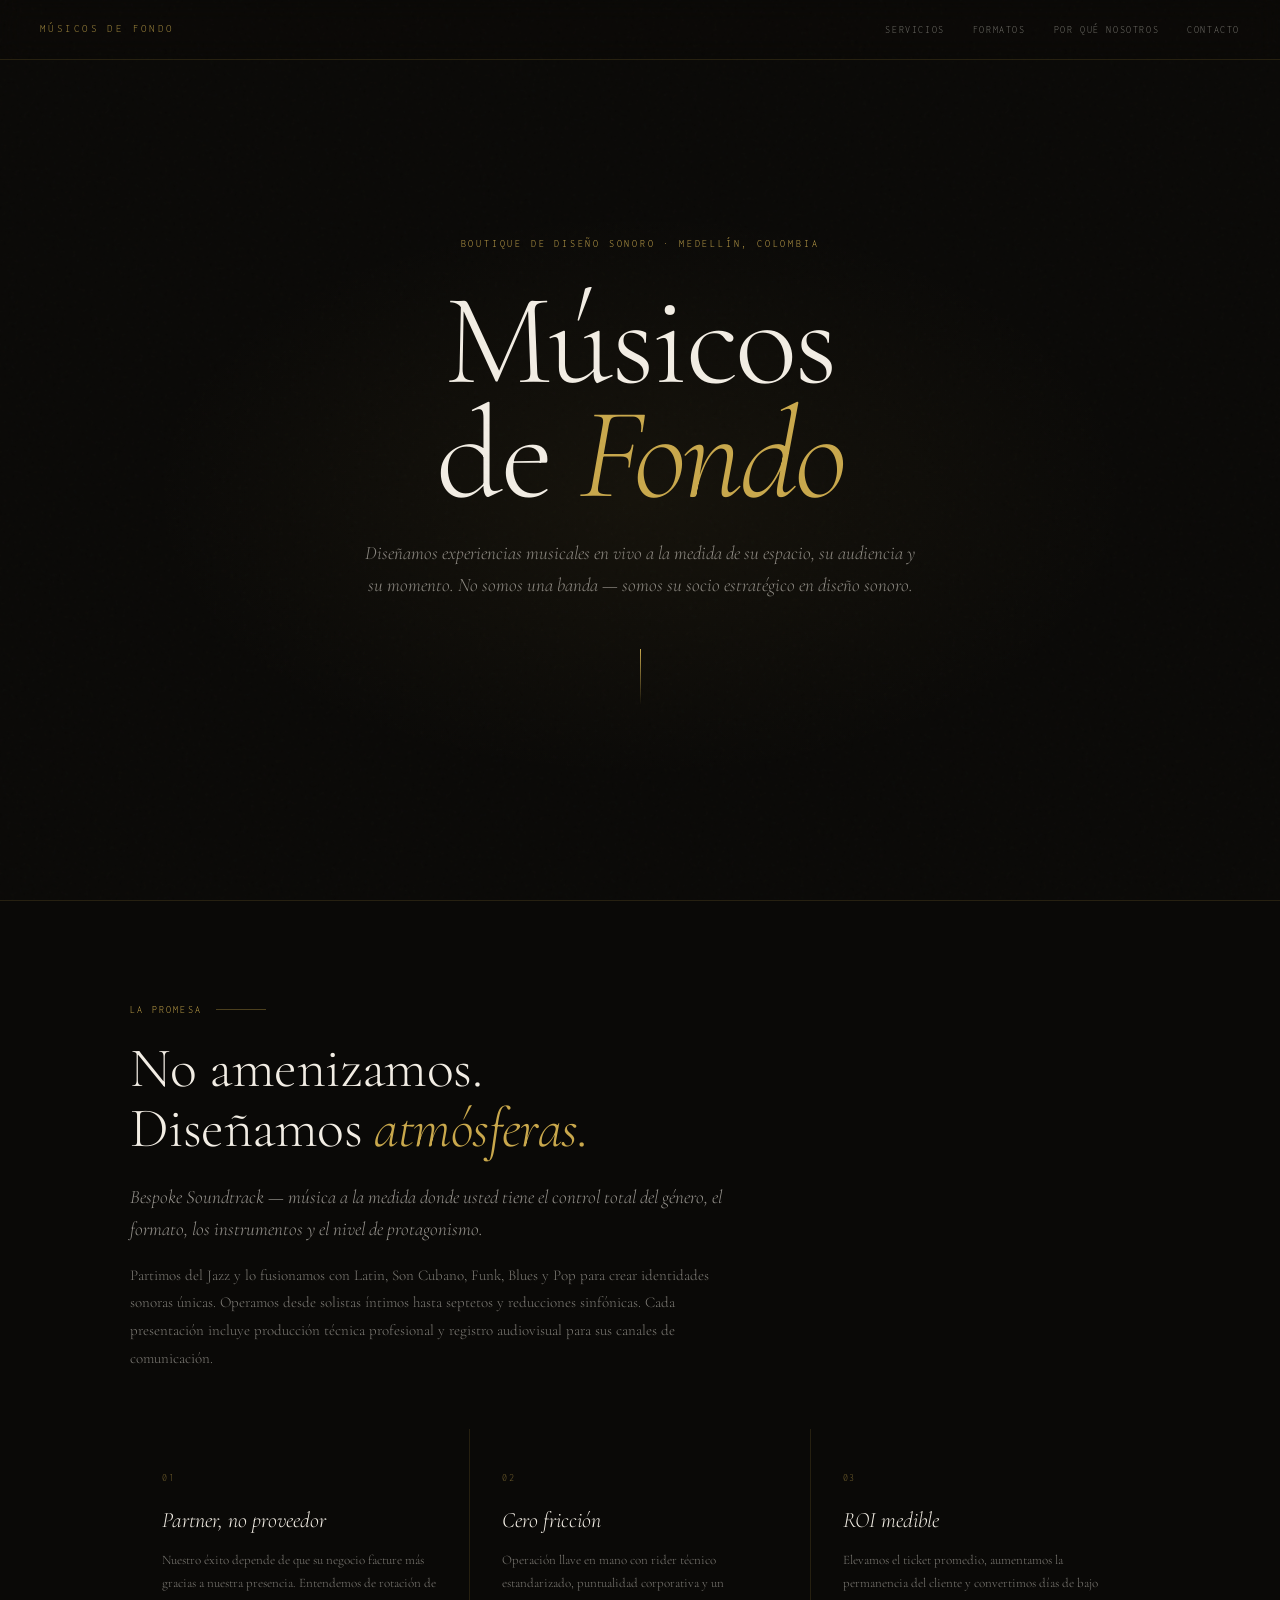
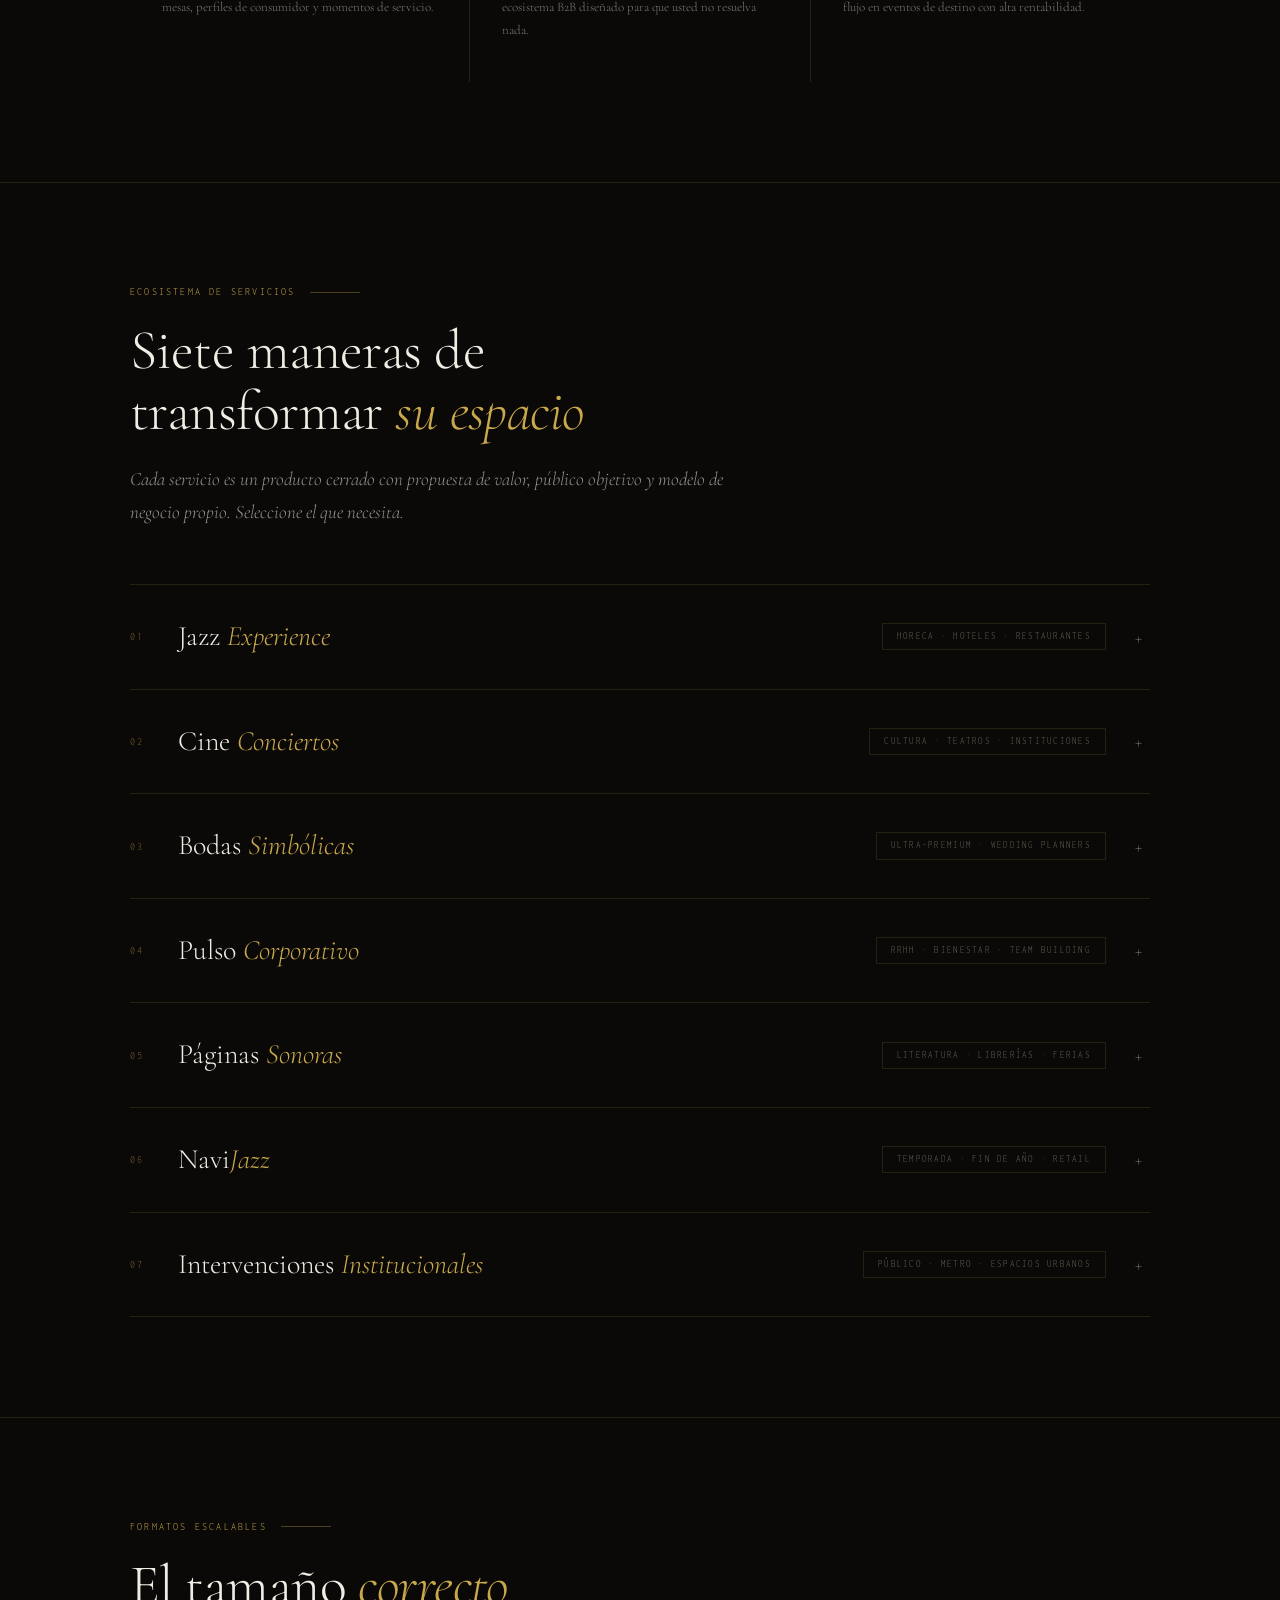
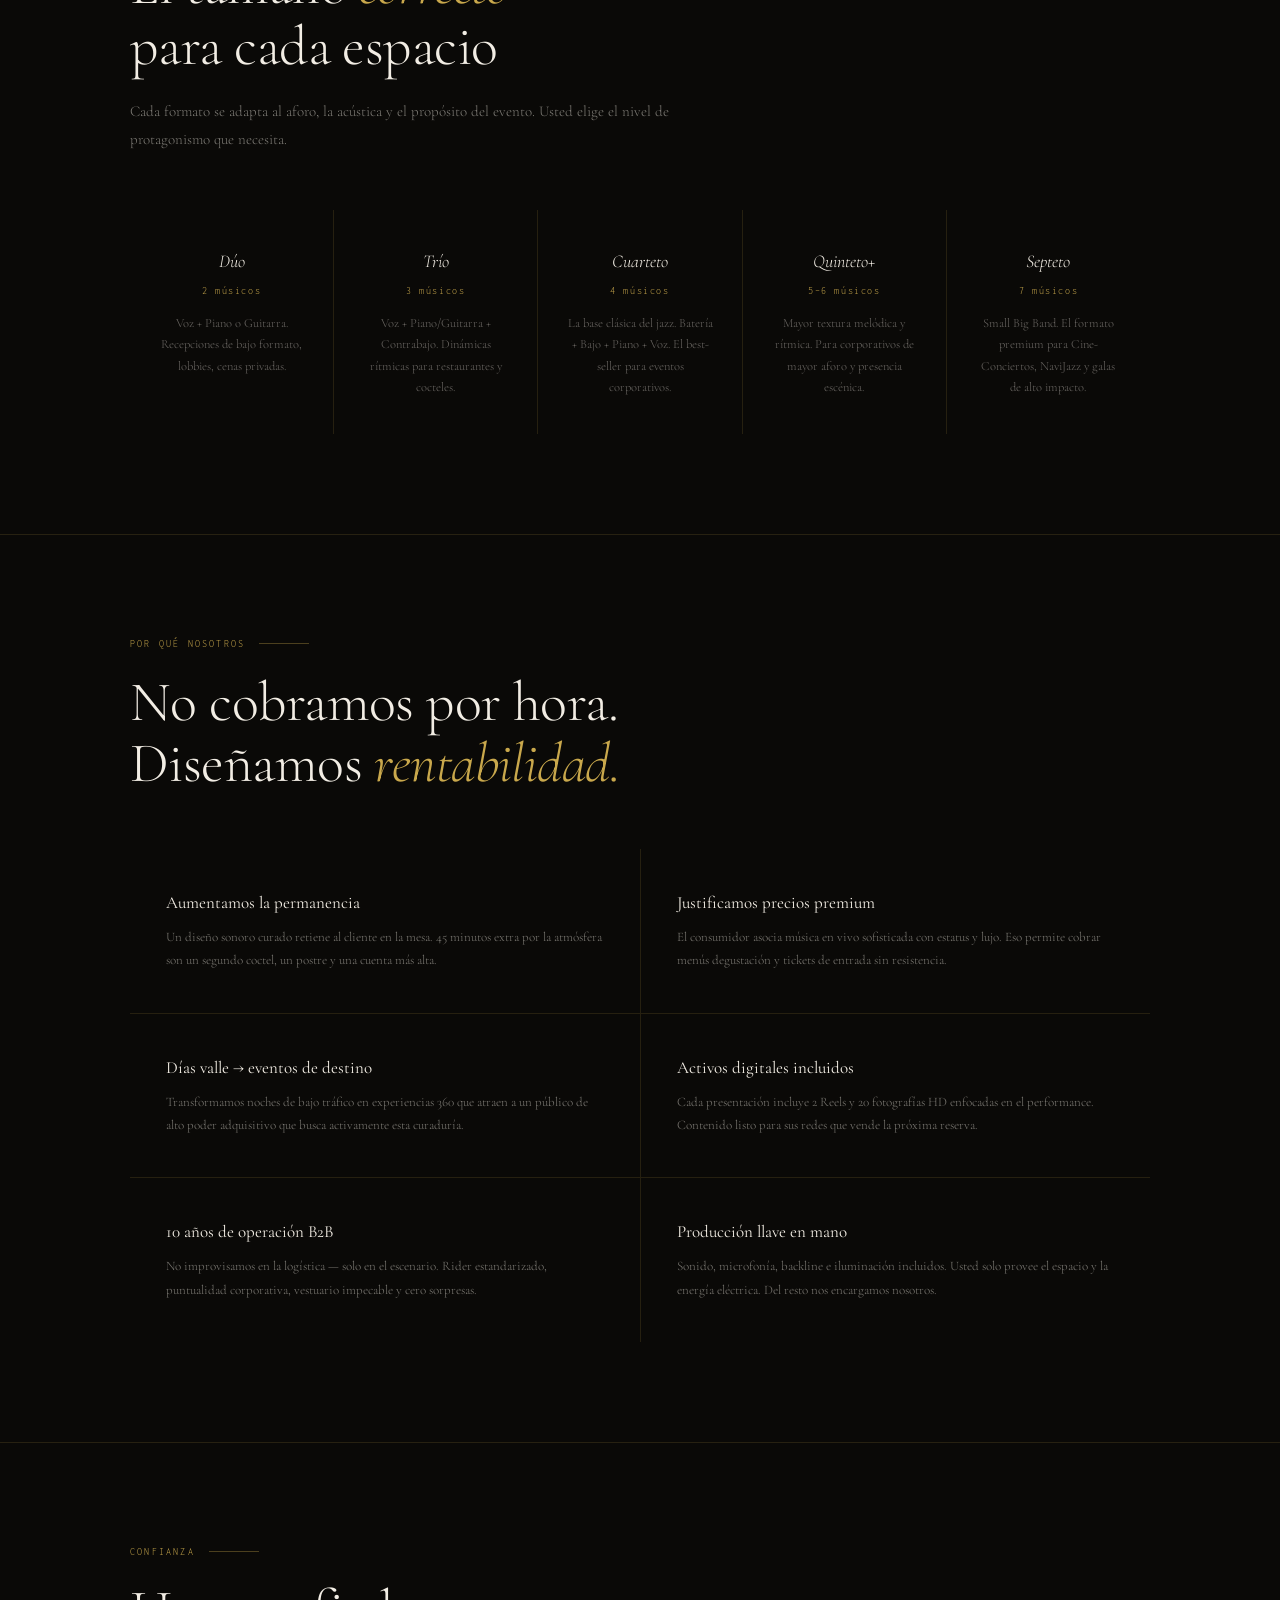
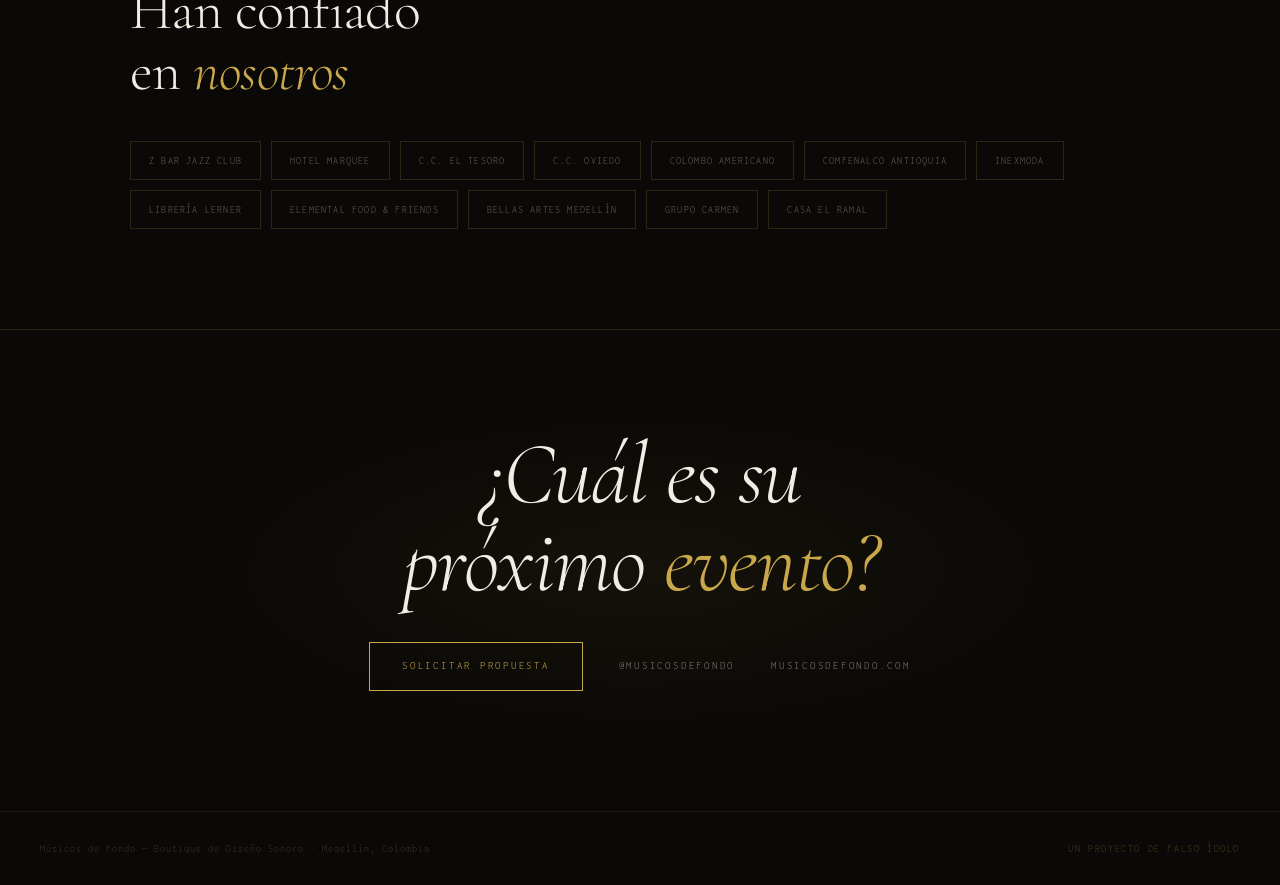
<file: uploads/index.html>
<!DOCTYPE html>
<html lang="es">
<head>
<meta charset="UTF-8">
<meta name="viewport" content="width=device-width, initial-scale=1.0">
<title>Músicos de Fondo — Boutique de Diseño Sonoro</title>
<link href="https://fonts.googleapis.com/css2?family=Cormorant+Garamond:ital,wght@0,300;0,400;0,500;0,600;1,300;1,400&family=Inconsolata:wght@300;400;500&display=swap" rel="stylesheet">
<style>
:root {
  --ink: #0A0907;
  --cream: #F2EDE4;
  --gold: #C9A84C;
  --gold-dim: rgba(201,168,76,0.15);
  --gold-glow: rgba(201,168,76,0.06);
  --muted: #6B6355;
  --serif: 'Cormorant Garamond', Georgia, serif;
  --mono: 'Inconsolata', monospace;
}
*,*::before,*::after{box-sizing:border-box;margin:0;padding:0}
html{scroll-behavior:smooth}
body{background:var(--ink);color:var(--cream);font-family:var(--serif);font-weight:300;line-height:1.7;overflow-x:hidden}
body::before{content:'';position:fixed;inset:0;background-image:url("data:image/svg+xml,%3Csvg viewBox='0 0 256 256' xmlns='http://www.w3.org/2000/svg'%3E%3Cfilter id='n'%3E%3CfeTurbulence type='fractalNoise' baseFrequency='0.85' numOctaves='4' stitchTiles='stitch'/%3E%3C/filter%3E%3Crect width='100%25' height='100%25' filter='url(%23n)' opacity='0.04'/%3E%3C/svg%3E");pointer-events:none;z-index:1000;opacity:.5}

/* ── NAV ── */
nav{position:fixed;top:0;left:0;right:0;z-index:999;padding:20px 40px;display:flex;justify-content:space-between;align-items:center;backdrop-filter:blur(12px);background:rgba(10,9,7,0.7);border-bottom:0.5px solid var(--gold-dim);transition:all .4s}
.nav-logo{font-family:var(--mono);font-size:11px;letter-spacing:.22em;text-transform:uppercase;color:var(--gold);opacity:.8}
.nav-links{display:flex;gap:28px}
.nav-links a{font-family:var(--mono);font-size:10px;letter-spacing:.16em;text-transform:uppercase;color:rgba(242,237,228,.45);text-decoration:none;transition:color .3s}
.nav-links a:hover{color:var(--gold)}

/* ── HERO ── */
.hero{min-height:100vh;display:flex;flex-direction:column;justify-content:center;align-items:center;text-align:center;padding:120px 40px 80px;position:relative}
.hero-bg{position:absolute;inset:0;background:radial-gradient(ellipse 55% 45% at 50% 55%,var(--gold-glow),transparent 70%)}
.hero-eyebrow{font-family:var(--mono);font-size:10px;letter-spacing:.28em;text-transform:uppercase;color:var(--gold);opacity:0;animation:fadeUp .8s ease forwards .3s;margin-bottom:32px}
.hero-title{font-size:clamp(60px,11vw,130px);font-weight:300;line-height:.88;letter-spacing:-.02em;opacity:0;animation:fadeUp 1s ease forwards .5s}
.hero-title em{font-style:italic;color:var(--gold)}
.hero-sub{font-size:clamp(15px,2vw,19px);font-weight:300;font-style:italic;color:rgba(242,237,228,.55);max-width:560px;margin:24px auto 0;opacity:0;animation:fadeUp 1s ease forwards .8s}
.hero-line{width:1px;height:56px;background:linear-gradient(to bottom,var(--gold),transparent);margin:48px auto 0;opacity:0;animation:fadeUp 1s ease forwards 1s}

/* ── SHARED ── */
section{padding:100px 40px;max-width:1100px;margin:0 auto}
.hr{border:none;border-top:.5px solid var(--gold-dim);margin:0}
.slabel{font-family:var(--mono);font-size:10px;letter-spacing:.22em;text-transform:uppercase;color:var(--gold);margin-bottom:20px;display:flex;align-items:center;gap:14px}
.slabel::after{content:'';flex:1;max-width:50px;height:.5px;background:var(--gold);opacity:.35}
h2{font-size:clamp(34px,5vw,56px);font-weight:300;line-height:1.08;letter-spacing:-.01em;margin-bottom:22px}
h2 em{font-style:italic;color:var(--gold)}
p.lead{font-size:clamp(16px,1.8vw,19px);color:rgba(242,237,228,.6);max-width:600px;font-style:italic;margin-bottom:16px}
p.body{font-size:15px;color:rgba(242,237,228,.5);max-width:620px;line-height:1.85;margin-bottom:14px}

/* ── MANIFEST ── */
.manifest-grid{display:grid;grid-template-columns:1fr 1fr 1fr;gap:1px;background:var(--gold-dim);margin-top:56px}
.manifest-cell{background:var(--ink);padding:40px 32px;transition:background .35s}
.manifest-cell:hover{background:var(--gold-glow)}
.manifest-num{font-family:var(--mono);font-size:10px;color:var(--gold);letter-spacing:.18em;margin-bottom:16px;opacity:.55}
.manifest-cell h3{font-size:22px;font-weight:300;font-style:italic;margin-bottom:10px}
.manifest-cell p{font-size:13px;color:rgba(242,237,228,.5);line-height:1.8}

/* ── SERVICES ── */
.services-list{display:flex;flex-direction:column;gap:0;margin-top:56px;border-top:.5px solid var(--gold-dim)}
.svc{border-bottom:.5px solid var(--gold-dim);overflow:hidden}
.svc-header{display:flex;align-items:center;gap:20px;padding:28px 0;cursor:pointer;transition:opacity .3s}
.svc-header:hover{opacity:.85}
.svc-num{font-family:var(--mono);font-size:10px;color:var(--gold);letter-spacing:.18em;min-width:28px;opacity:.55}
.svc-title{font-size:clamp(20px,3vw,28px);font-weight:300;flex:1}
.svc-title em{font-style:italic;color:var(--gold)}
.svc-tag{font-family:var(--mono);font-size:9px;letter-spacing:.14em;text-transform:uppercase;border:.5px solid var(--gold-dim);color:var(--muted);padding:5px 14px;white-space:nowrap;transition:all .3s}
.svc:hover .svc-tag{border-color:rgba(201,168,76,.4);color:var(--gold)}
.svc-toggle{font-size:18px;color:var(--muted);transition:transform .4s, color .3s;width:24px;text-align:center}
.svc.open .svc-toggle{transform:rotate(45deg);color:var(--gold)}
.svc-body{max-height:0;overflow:hidden;transition:max-height .5s ease}
.svc.open .svc-body{max-height:600px}
.svc-inner{padding:0 0 36px 48px;display:grid;grid-template-columns:1fr 1fr;gap:32px}
.svc-desc{font-size:14px;color:rgba(242,237,228,.55);line-height:1.85}
.svc-desc strong{color:var(--cream);font-weight:400}
.svc-bullets{display:flex;flex-direction:column;gap:10px}
.bullet{display:flex;gap:12px;align-items:flex-start}
.bullet-dot{width:5px;height:5px;border-radius:50%;background:var(--gold);margin-top:7px;flex-shrink:0;opacity:.5}
.bullet-text{font-size:13px;color:rgba(242,237,228,.5);line-height:1.7}

/* ── FORMATS ── */
.formats-row{display:flex;gap:1px;margin-top:56px;background:var(--gold-dim)}
.fmt{flex:1;background:var(--ink);padding:36px 28px;text-align:center;transition:background .3s}
.fmt:hover{background:var(--gold-glow)}
.fmt-name{font-size:18px;font-weight:300;font-style:italic;margin-bottom:6px}
.fmt-count{font-family:var(--mono);font-size:10px;color:var(--gold);letter-spacing:.16em;margin-bottom:14px}
.fmt-desc{font-size:12.5px;color:rgba(242,237,228,.42);line-height:1.7}

/* ── VALUE PROPS ── */
.value-grid{display:grid;grid-template-columns:1fr 1fr;gap:1px;background:var(--gold-dim);margin-top:56px}
.val{background:var(--ink);padding:40px 36px;transition:background .35s}
.val:hover{background:var(--gold-glow)}
.val h4{font-size:17px;font-weight:400;margin-bottom:8px}
.val p{font-size:13px;color:rgba(242,237,228,.5);line-height:1.8}

/* ── CLIENTS ── */
.clients-wrap{display:flex;flex-wrap:wrap;gap:10px;margin-top:40px}
.cl-tag{font-family:var(--mono);font-size:10px;letter-spacing:.12em;text-transform:uppercase;border:.5px solid rgba(201,168,76,.18);color:rgba(242,237,228,.4);padding:10px 18px;transition:all .25s}
.cl-tag:hover{border-color:rgba(201,168,76,.45);color:var(--cream)}

/* ── CTA ── */
.cta-section{text-align:center;padding:100px 40px 120px;position:relative}
.cta-section::before{content:'';position:absolute;inset:0;background:radial-gradient(ellipse 55% 55% at 50% 50%,var(--gold-glow),transparent 70%);pointer-events:none}
.cta-big{font-size:clamp(44px,7vw,88px);font-weight:300;font-style:italic;line-height:1;margin-bottom:36px;letter-spacing:-.02em}
.cta-big em{color:var(--gold)}
.cta-links{display:flex;justify-content:center;align-items:center;gap:36px;flex-wrap:wrap}
.cta-link{font-family:var(--mono);font-size:11px;letter-spacing:.16em;text-transform:uppercase;color:rgba(242,237,228,.5);text-decoration:none;transition:color .25s}
.cta-link:hover{color:var(--gold)}
.cta-link.primary{color:var(--gold);border:.5px solid var(--gold);padding:14px 32px}
.cta-link.primary:hover{background:rgba(201,168,76,.07)}

/* ── FOOTER ── */
footer{border-top:.5px solid rgba(201,168,76,.1);padding:28px 40px;display:flex;justify-content:space-between;align-items:center;flex-wrap:wrap;gap:10px}
footer p{font-family:var(--mono);font-size:10px;color:rgba(242,237,228,.2);letter-spacing:.1em}
footer .sello{font-family:var(--mono);font-size:10px;color:rgba(201,168,76,.35);letter-spacing:.16em;text-transform:uppercase}

/* ── REVEAL ── */
.reveal{opacity:0;transform:translateY(22px);transition:opacity .7s ease,transform .7s ease}
.reveal.visible{opacity:1;transform:translateY(0)}
@keyframes fadeUp{from{opacity:0;transform:translateY(18px)}to{opacity:1;transform:translateY(0)}}

/* ── RESPONSIVE ── */
@media(max-width:768px){
  .manifest-grid{grid-template-columns:1fr}
  .svc-inner{grid-template-columns:1fr}
  .formats-row{flex-direction:column}
  .value-grid{grid-template-columns:1fr}
  section{padding:70px 24px}
  nav{padding:16px 24px}
  .nav-links{display:none}
  .svc-tag{display:none}
}
</style>
</head>
<body>

<nav>
  <div class="nav-logo">Músicos de Fondo</div>
  <div class="nav-links">
    <a href="#servicios">Servicios</a>
    <a href="#formatos">Formatos</a>
    <a href="#valor">Por qué nosotros</a>
    <a href="#contacto">Contacto</a>
  </div>
</nav>

<!-- ─── HERO ─── -->
<header class="hero">
  <div class="hero-bg"></div>
  <p class="hero-eyebrow">Boutique de Diseño Sonoro · Medellín, Colombia</p>
  <h1 class="hero-title">Músicos<br>de <em>Fondo</em></h1>
  <p class="hero-sub">Diseñamos experiencias musicales en vivo a la medida de su espacio, su audiencia y su momento. No somos una banda — somos su socio estratégico en diseño sonoro.</p>
  <div class="hero-line"></div>
</header>

<hr class="hr">

<!-- ─── MANIFIESTO ─── -->
<section>
  <div class="reveal">
    <p class="slabel">La promesa</p>
    <h2>No amenizamos.<br>Diseñamos <em>atmósferas.</em></h2>
    <p class="lead">Bespoke Soundtrack — música a la medida donde usted tiene el control total del género, el formato, los instrumentos y el nivel de protagonismo.</p>
    <p class="body">Partimos del Jazz y lo fusionamos con Latin, Son Cubano, Funk, Blues y Pop para crear identidades sonoras únicas. Operamos desde solistas íntimos hasta septetos y reducciones sinfónicas. Cada presentación incluye producción técnica profesional y registro audiovisual para sus canales de comunicación.</p>
  </div>
  <div class="manifest-grid reveal">
    <div class="manifest-cell">
      <div class="manifest-num">01</div>
      <h3>Partner, no proveedor</h3>
      <p>Nuestro éxito depende de que su negocio facture más gracias a nuestra presencia. Entendemos de rotación de mesas, perfiles de consumidor y momentos de servicio.</p>
    </div>
    <div class="manifest-cell">
      <div class="manifest-num">02</div>
      <h3>Cero fricción</h3>
      <p>Operación llave en mano con rider técnico estandarizado, puntualidad corporativa y un ecosistema B2B diseñado para que usted no resuelva nada.</p>
    </div>
    <div class="manifest-cell">
      <div class="manifest-num">03</div>
      <h3>ROI medible</h3>
      <p>Elevamos el ticket promedio, aumentamos la permanencia del cliente y convertimos días de bajo flujo en eventos de destino con alta rentabilidad.</p>
    </div>
  </div>
</section>

<hr class="hr">

<!-- ─── SERVICIOS ─── -->
<section id="servicios">
  <div class="reveal">
    <p class="slabel">Ecosistema de servicios</p>
    <h2>Siete maneras de<br>transformar <em>su espacio</em></h2>
    <p class="lead">Cada servicio es un producto cerrado con propuesta de valor, público objetivo y modelo de negocio propio. Seleccione el que necesita.</p>
  </div>

  <div class="services-list reveal">

    <!-- SVC 1 -->
    <div class="svc">
      <div class="svc-header" onclick="toggleSvc(this)">
        <span class="svc-num">01</span>
        <span class="svc-title">Jazz <em>Experience</em></span>
        <span class="svc-tag">Horeca · Hoteles · Restaurantes</span>
        <span class="svc-toggle">+</span>
      </div>
      <div class="svc-body">
        <div class="svc-inner">
          <div class="svc-desc">
            Experiencias inmersivas de <strong>maridaje sonoro 360º</strong> para el sector de alta gastronomía y hotelería. Residencias semanales, noches temáticas o activaciones puntuales diseñadas para transformar su espacio en un evento de destino.<br><br>
            <strong>El resultado:</strong> noches de bajo flujo que se convierten en sold out, menús degustación que justifican un ticket premium y una identidad sonora que sus huéspedes recuerdan.
          </div>
          <div class="svc-bullets">
            <div class="bullet"><div class="bullet-dot"></div><div class="bullet-text">Residencias semanales o mensuales con formato a la medida</div></div>
            <div class="bullet"><div class="bullet-dot"></div><div class="bullet-text">Desde dúo íntimo para lobby hasta cuarteto para rooftop</div></div>
            <div class="bullet"><div class="bullet-dot"></div><div class="bullet-text">Producción técnica incluida — operación llave en mano</div></div>
            <div class="bullet"><div class="bullet-dot"></div><div class="bullet-text">Registro audiovisual: 2 Reels + 20 fotos HD por evento</div></div>
            <div class="bullet"><div class="bullet-dot"></div><div class="bullet-text">+10 años de experiencia en programación Horeca</div></div>
          </div>
        </div>
      </div>
    </div>

    <!-- SVC 2 -->
    <div class="svc">
      <div class="svc-header" onclick="toggleSvc(this)">
        <span class="svc-num">02</span>
        <span class="svc-title">Cine <em>Conciertos</em></span>
        <span class="svc-tag">Cultura · Teatros · Instituciones</span>
        <span class="svc-toggle">+</span>
      </div>
      <div class="svc-body">
        <div class="svc-inner">
          <div class="svc-desc">
            <strong>Live Scoring</strong> — musicalización en vivo de películas icónicas. La banda reinterpreta la banda sonora en tiempo real mientras se proyecta la película. Desde El Viaje de Chihiro y WALL-E hasta Tiempos Modernos de Chaplin.<br><br>
            <strong>Producto cero riesgos:</strong> asumimos la gestión y pago de los derechos de exhibición pública (EGEDA/MPLC). Usted solo provee pantalla y aforo.
          </div>
          <div class="svc-bullets">
            <div class="bullet"><div class="bullet-dot"></div><div class="bullet-text">Formato septeto / Small Big Band para máximo impacto</div></div>
            <div class="bullet"><div class="bullet-dot"></div><div class="bullet-text">Clearing legal de derechos de autor incluido</div></div>
            <div class="bullet"><div class="bullet-dot"></div><div class="bullet-text">Ideal para teatros, cajas de compensación y galas VIP</div></div>
            <div class="bullet"><div class="bullet-dot"></div><div class="bullet-text">Sin competencia directa en Colombia</div></div>
          </div>
        </div>
      </div>
    </div>

    <!-- SVC 3 -->
    <div class="svc">
      <div class="svc-header" onclick="toggleSvc(this)">
        <span class="svc-num">03</span>
        <span class="svc-title">Bodas <em>Simbólicas</em></span>
        <span class="svc-tag">Ultra-Premium · Wedding Planners</span>
        <span class="svc-toggle">+</span>
      </div>
      <div class="svc-body">
        <div class="svc-inner">
          <div class="svc-desc">
            <strong>Live Scoring nupcial</strong> — musicalización en vivo de los momentos críticos de la ceremonia. Composición o arreglo sinfónico exclusivo de "la obra maestra" para la pareja. La canción que define su historia, interpretada en vivo.<br><br>
            Operamos bajo modelo B2B2C aliándonos con Wedding Planners y Oficiantes del mercado de Destination Weddings.
          </div>
          <div class="svc-bullets">
            <div class="bullet"><div class="bullet-dot"></div><div class="bullet-text">Bespoke Soundtrack — pieza compuesta para la pareja</div></div>
            <div class="bullet"><div class="bullet-dot"></div><div class="bullet-text">Desde dúo acústico hasta ensamble sinfónico</div></div>
            <div class="bullet"><div class="bullet-dot"></div><div class="bullet-text">Producción integral sin fricción para el planner</div></div>
          </div>
        </div>
      </div>
    </div>

    <!-- SVC 4 -->
    <div class="svc">
      <div class="svc-header" onclick="toggleSvc(this)">
        <span class="svc-num">04</span>
        <span class="svc-title">Pulso <em>Corporativo</em></span>
        <span class="svc-tag">RRHH · Bienestar · Team Building</span>
        <span class="svc-toggle">+</span>
      </div>
      <div class="svc-body">
        <div class="svc-inner">
          <div class="svc-desc">
            Laboratorios de arte y bienestar laboral diseñados para penetrar presupuestos de Recursos Humanos y Salud Ocupacional.<br><br>
            <strong>La Metáfora del Jazz:</strong> taller de liderazgo y comunicación donde el equipo participa en un jam session interactivo. <strong>Pausa Activa Premium:</strong> sesiones de desconexión con Live Scoring. <strong>Laboratorio de Identidad:</strong> el equipo compone la letra del "himno" de la empresa sobre una base armónica de la banda.
          </div>
          <div class="svc-bullets">
            <div class="bullet"><div class="bullet-dot"></div><div class="bullet-text">Reduce burnout y mejora clima organizacional</div></div>
            <div class="bullet"><div class="bullet-dot"></div><div class="bullet-text">Formato de 60 a 120 minutos, adaptable</div></div>
            <div class="bullet"><div class="bullet-dot"></div><div class="bullet-text">Ideal para empresas de +50 empleados</div></div>
          </div>
        </div>
      </div>
    </div>

    <!-- SVC 5 -->
    <div class="svc">
      <div class="svc-header" onclick="toggleSvc(this)">
        <span class="svc-num">05</span>
        <span class="svc-title">Páginas <em>Sonoras</em></span>
        <span class="svc-tag">Literatura · Librerías · Ferias</span>
        <span class="svc-toggle">+</span>
      </div>
      <div class="svc-body">
        <div class="svc-inner">
          <div class="svc-desc">
            La literatura se convierte en experiencia multisensorial. Improvisación y Live Scoring sobre lecturas curadas — realismo mágico con ritmos autóctonos, poesía con jazz, narrativa con cumbia.<br><br>
            Formatos inmersivos para librerías, ferias del libro y entidades culturales que necesitan justificar taquillas premium en eventos literarios.
          </div>
          <div class="svc-bullets">
            <div class="bullet"><div class="bullet-dot"></div><div class="bullet-text">Alianzas con narradores y escritores locales</div></div>
            <div class="bullet"><div class="bullet-dot"></div><div class="bullet-text">Desde dúo hasta cuarteto según el aforo</div></div>
            <div class="bullet"><div class="bullet-dot"></div><div class="bullet-text">Experiencia validada con Librería Lerner</div></div>
          </div>
        </div>
      </div>
    </div>

    <!-- SVC 6 -->
    <div class="svc">
      <div class="svc-header" onclick="toggleSvc(this)">
        <span class="svc-num">06</span>
        <span class="svc-title">Navi<em>Jazz</em></span>
        <span class="svc-tag">Temporada · Fin de año · Retail</span>
        <span class="svc-toggle">+</span>
      </div>
      <div class="svc-body">
        <div class="svc-inner">
          <div class="svc-desc">
            El villancico tradicional transformado en Swing y Jazz de talla internacional. Tres formatos para cada tipo de cliente:<br><br>
            <strong>El Cuento de Invierno:</strong> formato teatral familiar con marionetas.<br>
            <strong>The Holiday Swing Gala:</strong> formato elegante de etiqueta para adultos.<br>
            <strong>White Christmas Pop-Ups:</strong> intervenciones acústicas para activaciones comerciales en retail.
          </div>
          <div class="svc-bullets">
            <div class="bullet"><div class="bullet-dot"></div><div class="bullet-text">Preventa desde mayo — agendas se cierran en septiembre</div></div>
            <div class="bullet"><div class="bullet-dot"></div><div class="bullet-text">Small Big Band para máximo impacto navideño</div></div>
            <div class="bullet"><div class="bullet-dot"></div><div class="bullet-text">Para corporativos, centros comerciales y retail de lujo</div></div>
          </div>
        </div>
      </div>
    </div>

    <!-- SVC 7 -->
    <div class="svc">
      <div class="svc-header" onclick="toggleSvc(this)">
        <span class="svc-num">07</span>
        <span class="svc-title">Intervenciones <em>Institucionales</em></span>
        <span class="svc-tag">Público · Metro · Espacios urbanos</span>
        <span class="svc-toggle">+</span>
      </div>
      <div class="svc-body">
        <div class="svc-inner">
          <div class="svc-desc">
            Formatos de <strong>descompresión sonora</strong> en espacios de alto tráfico urbano. Jazz suave en horas pico para gestionar el estrés colectivo y posicionar a entidades públicas como mecenas del talento local.<br><br>
            Un programa de arte institucional de lujo que transforma la infraestructura pública en experiencia cultural.
          </div>
          <div class="svc-bullets">
            <div class="bullet"><div class="bullet-dot"></div><div class="bullet-text">Estaciones de metro, terminales, centros culturales</div></div>
            <div class="bullet"><div class="bullet-dot"></div><div class="bullet-text">Formato dúo o trío acústico, bajo impacto logístico</div></div>
            <div class="bullet"><div class="bullet-dot"></div><div class="bullet-text">Campañas alineadas con RSE y cultura ciudadana</div></div>
          </div>
        </div>
      </div>
    </div>

  </div>
</section>

<hr class="hr">

<!-- ─── FORMATOS ─── -->
<section id="formatos">
  <div class="reveal">
    <p class="slabel">Formatos escalables</p>
    <h2>El tamaño <em>correcto</em><br>para cada espacio</h2>
    <p class="body">Cada formato se adapta al aforo, la acústica y el propósito del evento. Usted elige el nivel de protagonismo que necesita.</p>
  </div>
  <div class="formats-row reveal">
    <div class="fmt">
      <div class="fmt-name">Dúo</div>
      <div class="fmt-count">2 músicos</div>
      <div class="fmt-desc">Voz + Piano o Guitarra. Recepciones de bajo formato, lobbies, cenas privadas.</div>
    </div>
    <div class="fmt">
      <div class="fmt-name">Trío</div>
      <div class="fmt-count">3 músicos</div>
      <div class="fmt-desc">Voz + Piano/Guitarra + Contrabajo. Dinámicas rítmicas para restaurantes y cocteles.</div>
    </div>
    <div class="fmt">
      <div class="fmt-name">Cuarteto</div>
      <div class="fmt-count">4 músicos</div>
      <div class="fmt-desc">La base clásica del jazz. Batería + Bajo + Piano + Voz. El best-seller para eventos corporativos.</div>
    </div>
    <div class="fmt">
      <div class="fmt-name">Quinteto+</div>
      <div class="fmt-count">5–6 músicos</div>
      <div class="fmt-desc">Mayor textura melódica y rítmica. Para corporativos de mayor aforo y presencia escénica.</div>
    </div>
    <div class="fmt">
      <div class="fmt-name">Septeto</div>
      <div class="fmt-count">7 músicos</div>
      <div class="fmt-desc">Small Big Band. El formato premium para Cine-Conciertos, NaviJazz y galas de alto impacto.</div>
    </div>
  </div>
</section>

<hr class="hr">

<!-- ─── VALOR ─── -->
<section id="valor">
  <div class="reveal">
    <p class="slabel">Por qué nosotros</p>
    <h2>No cobramos por hora.<br>Diseñamos <em>rentabilidad.</em></h2>
  </div>
  <div class="value-grid reveal">
    <div class="val">
      <h4>Aumentamos la permanencia</h4>
      <p>Un diseño sonoro curado retiene al cliente en la mesa. 45 minutos extra por la atmósfera son un segundo coctel, un postre y una cuenta más alta.</p>
    </div>
    <div class="val">
      <h4>Justificamos precios premium</h4>
      <p>El consumidor asocia música en vivo sofisticada con estatus y lujo. Eso permite cobrar menús degustación y tickets de entrada sin resistencia.</p>
    </div>
    <div class="val">
      <h4>Días valle → eventos de destino</h4>
      <p>Transformamos noches de bajo tráfico en experiencias 360 que atraen a un público de alto poder adquisitivo que busca activamente esta curaduría.</p>
    </div>
    <div class="val">
      <h4>Activos digitales incluidos</h4>
      <p>Cada presentación incluye 2 Reels y 20 fotografías HD enfocadas en el performance. Contenido listo para sus redes que vende la próxima reserva.</p>
    </div>
    <div class="val">
      <h4>10 años de operación B2B</h4>
      <p>No improvisamos en la logística — solo en el escenario. Rider estandarizado, puntualidad corporativa, vestuario impecable y cero sorpresas.</p>
    </div>
    <div class="val">
      <h4>Producción llave en mano</h4>
      <p>Sonido, microfonía, backline e iluminación incluidos. Usted solo provee el espacio y la energía eléctrica. Del resto nos encargamos nosotros.</p>
    </div>
  </div>
</section>

<hr class="hr">

<!-- ─── CLIENTES ─── -->
<section>
  <div class="reveal">
    <p class="slabel">Confianza</p>
    <h2>Han confiado<br>en <em>nosotros</em></h2>
  </div>
  <div class="clients-wrap reveal">
    <span class="cl-tag">Z Bar Jazz Club</span>
    <span class="cl-tag">Hotel Marquee</span>
    <span class="cl-tag">C.C. El Tesoro</span>
    <span class="cl-tag">C.C. Oviedo</span>
    <span class="cl-tag">Colombo Americano</span>
    <span class="cl-tag">Comfenalco Antioquia</span>
    <span class="cl-tag">Inexmoda</span>
    <span class="cl-tag">Librería Lerner</span>
    <span class="cl-tag">Elemental Food & Friends</span>
    <span class="cl-tag">Bellas Artes Medellín</span>
    <span class="cl-tag">Grupo Carmen</span>
    <span class="cl-tag">Casa El Ramal</span>
  </div>
</section>

<hr class="hr">

<!-- ─── CONTACTO ─── -->
<div class="cta-section" id="contacto">
  <p class="cta-big reveal">¿Cuál es su<br>próximo <em>evento?</em></p>
  <div class="cta-links reveal">
    <a href="mailto:musicosdefondo@falsoidolo.com" class="cta-link primary">Solicitar propuesta</a>
    <a href="https://www.instagram.com/musicosdefondo/" target="_blank" class="cta-link">@musicosdefondo</a>
    <a href="https://musicosdefondo.com" target="_blank" class="cta-link">musicosdefondo.com</a>
  </div>
</div>

<footer>
  <p>Músicos de Fondo — Boutique de Diseño Sonoro · Medellín, Colombia</p>
  <span class="sello">Un proyecto de Falso Ídolo</span>
</footer>

<script>
function toggleSvc(header){
  const svc=header.parentElement;
  const wasOpen=svc.classList.contains('open');
  document.querySelectorAll('.svc.open').forEach(s=>s.classList.remove('open'));
  if(!wasOpen)svc.classList.add('open');
}
const obs=new IntersectionObserver(entries=>{entries.forEach(e=>{if(e.isIntersecting){e.target.classList.add('visible');obs.unobserve(e.target)}})},{threshold:.1});
document.querySelectorAll('.reveal').forEach(el=>obs.observe(el));
</script>
</body>
</html>
</file>
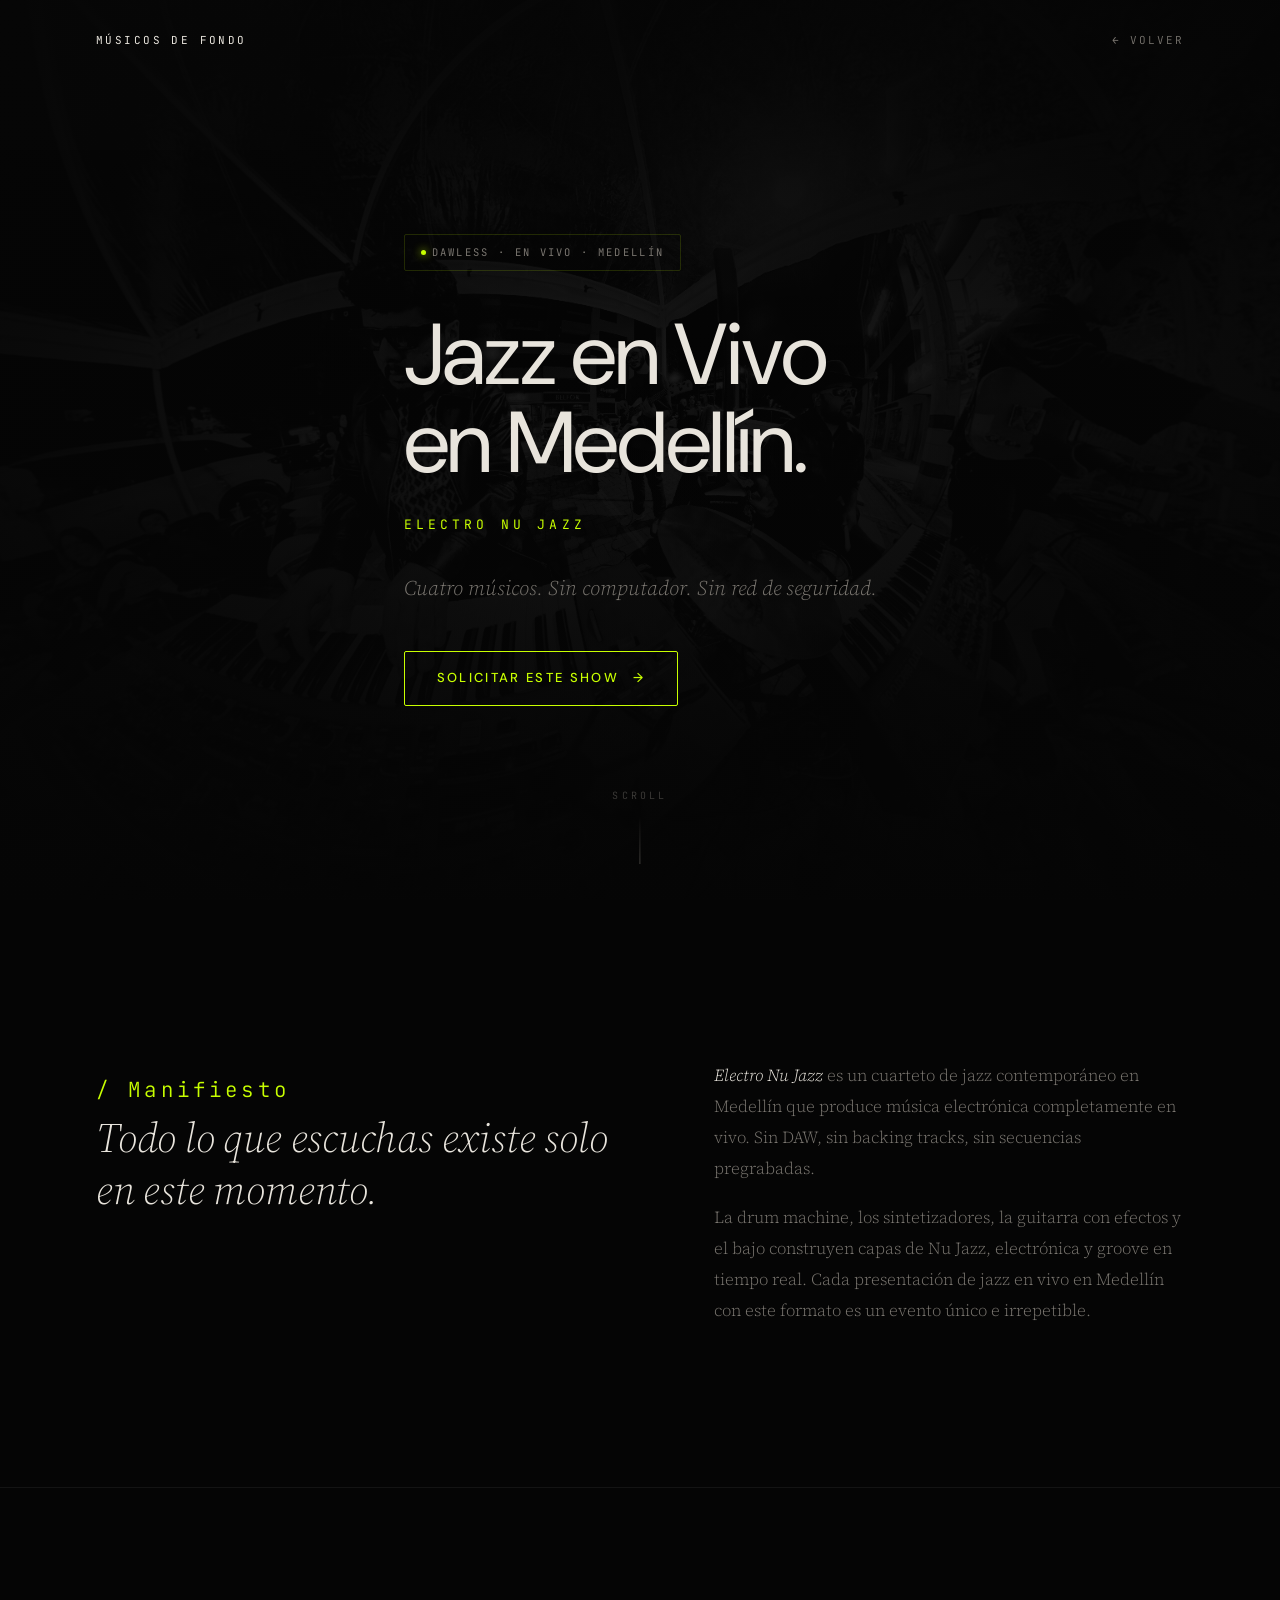
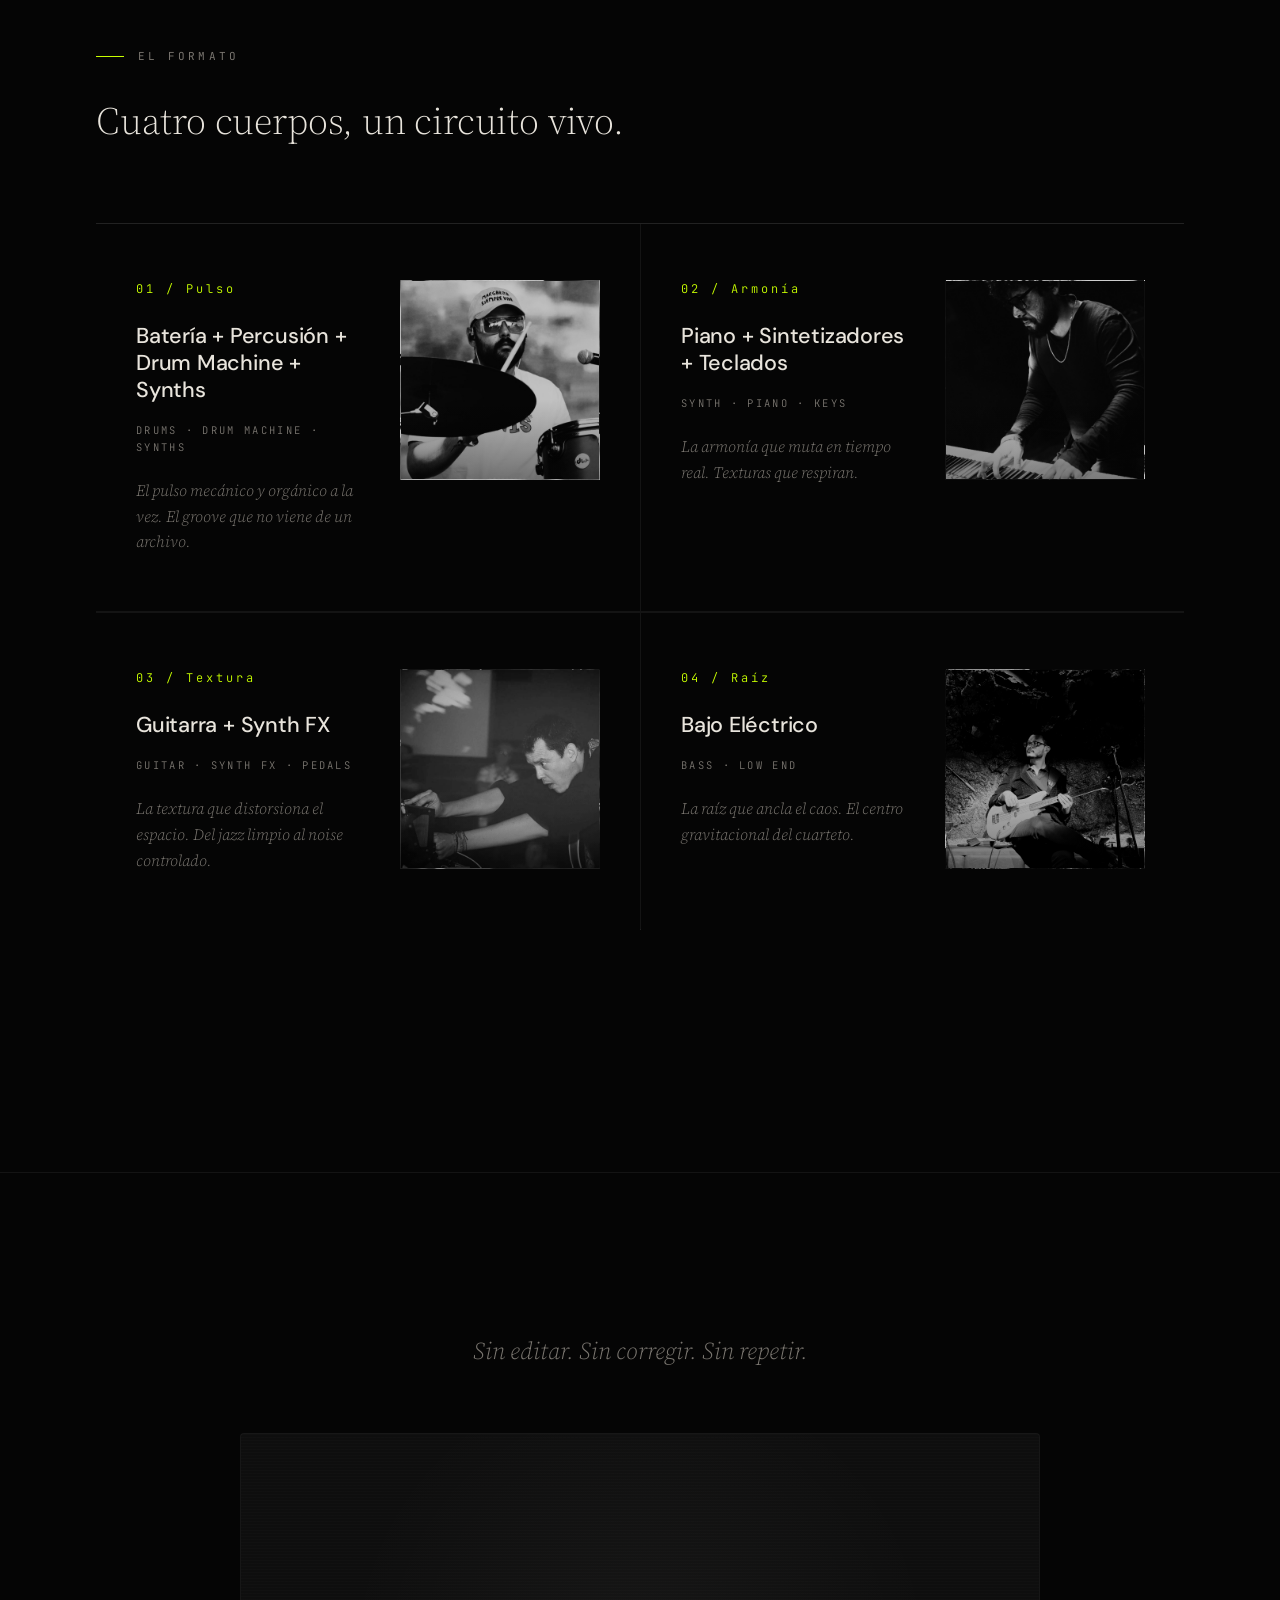
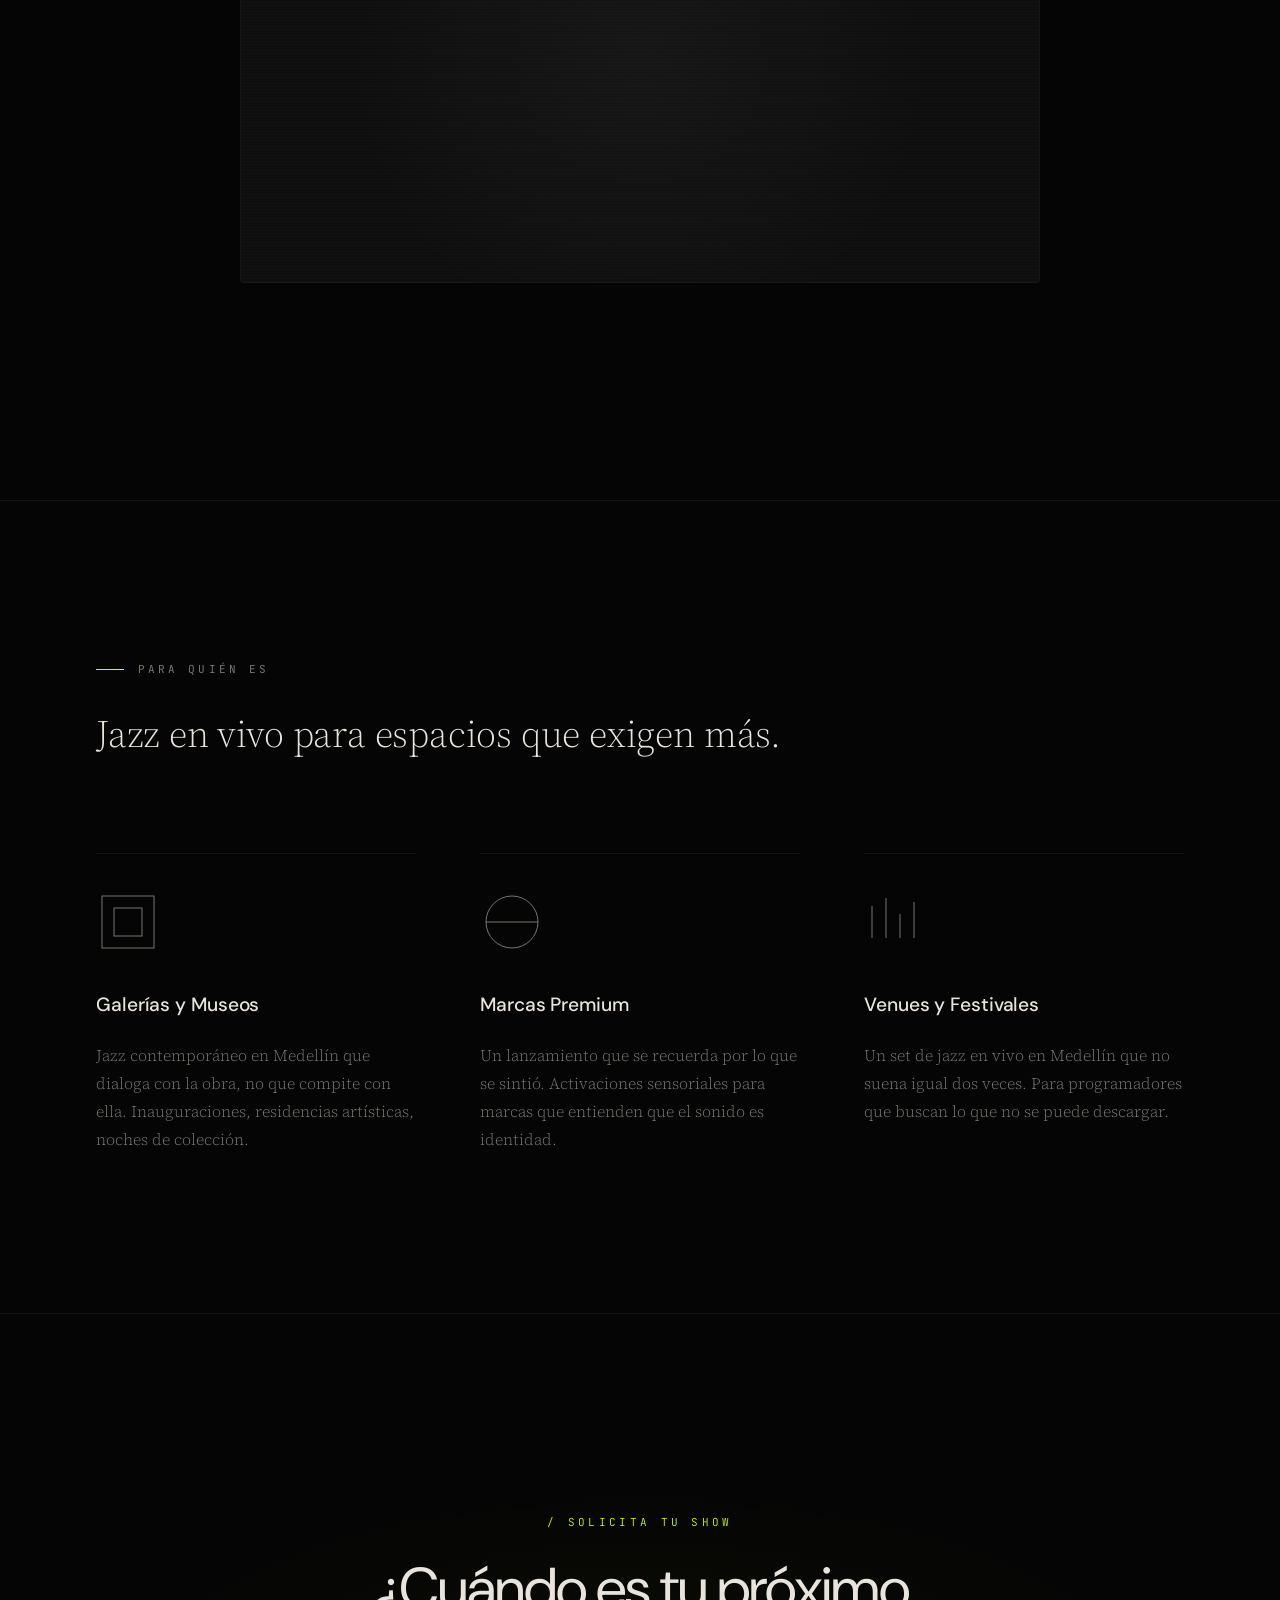
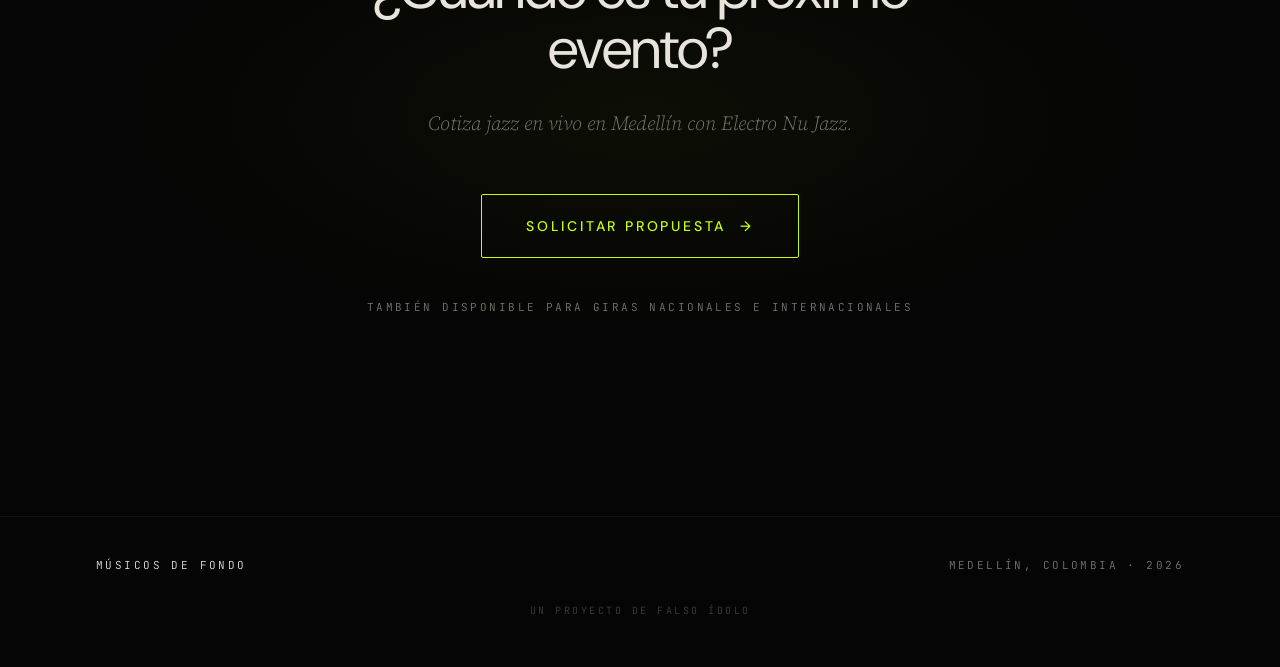
<file: jazz-en-vivo-medellin.html>
<!DOCTYPE html>
<html lang="es-CO">
<head>
<!-- Google Tag Manager -->
<script>(function(w,d,s,l,i){w[l]=w[l]||[];w[l].push({'gtm.start':
new Date().getTime(),event:'gtm.js'});var f=d.getElementsByTagName(s)[0],
j=d.createElement(s),dl=l!='dataLayer'?'&l='+l:'';j.async=true;j.src=
'https://www.googletagmanager.com/gtm.js?id='+i+dl;f.parentNode.insertBefore(j,f);
})(window,document,'script','dataLayer','GTM-WCHK4VX3');</script>
<!-- End Google Tag Manager -->
  <meta charset="UTF-8">
  <meta name="viewport" content="width=device-width, initial-scale=1.0">
  <title>Jazz en Vivo en Medellín — Electro Nu Jazz Dawless | Músicos de Fondo</title>
  <meta name="description" content="Jazz en vivo en Medellín con Electro Nu Jazz de Músicos de Fondo. Cuarteto dawless de jazz contemporáneo para galerías, marcas premium y eventos. Sin computador. Todo en vivo. Solicita tu show.">
  <meta name="keywords" content="jazz en Medellín, jazz en vivo Medellín, Medellín jazz, jazz contemporáneo Medellín, conciertos de jazz Medellín, jazz para eventos Medellín, electro jazz Medellín, nu jazz Colombia, dawless live music, cuarteto de jazz Medellín, música en vivo Medellín">
  <meta name="robots" content="index, follow">
  <link rel="canonical" href="https://musicosdefondo.com/jazz-en-vivo-medellin.html">
  <meta name="geo.region" content="CO-ANT">
  <meta name="geo.placename" content="Medellín">

  <!-- Open Graph -->
  <meta property="og:type" content="website">
  <meta property="og:url" content="https://musicosdefondo.com/jazz-en-vivo-medellin.html">
  <meta property="og:title" content="Jazz en Vivo en Medellín — Electro Nu Jazz Dawless">
  <meta property="og:description" content="Cuarteto de jazz contemporáneo dawless en Medellín. Sin computador, sin DAW. Para galerías, marcas premium y eventos. Solicita tu show.">
  <meta property="og:image" content="https://musicosdefondo.com/uploads/enj-hero.jpg">
  <meta property="og:locale" content="es_CO">
  <meta property="og:site_name" content="Músicos de Fondo">

  <!-- Twitter Card -->
  <meta name="twitter:card" content="summary_large_image">
  <meta name="twitter:title" content="Jazz en Vivo en Medellín — Electro Nu Jazz Dawless">
  <meta name="twitter:description" content="Cuarteto de jazz contemporáneo dawless. Sin computador. Todo en vivo. Medellín, Colombia.">
  <meta name="twitter:image" content="https://musicosdefondo.com/uploads/enj-hero.jpg">

  <!-- Fonts -->
  <link rel="preconnect" href="https://fonts.googleapis.com">
  <link rel="preconnect" href="https://fonts.gstatic.com" crossorigin>
  <link href="https://fonts.googleapis.com/css2?family=DM+Sans:wght@400;500&family=JetBrains+Mono:wght@300;400&family=Source+Serif+4:ital,wght@0,300;0,400;1,300;1,400&display=swap" rel="stylesheet">

  <script type="application/ld+json">
  {
    "@context": "https://schema.org",
    "@type": "MusicGroup",
    "name": "Electro Nu Jazz — Músicos de Fondo",
    "alternateName": "Electro Nu Jazz",
    "description": "Cuarteto de jazz contemporáneo dawless en Medellín. Música electrónica y jazz improvisado completamente en vivo, sin computador ni DAW. Para galerías de arte, marcas premium y venues.",
    "url": "https://musicosdefondo.com/jazz-en-vivo-medellin.html",
    "telephone": "+573003033436",
    "email": "marlon.zapata@falsoidolo.com",
    "genre": ["Jazz", "Nu Jazz", "Electro Jazz", "Jazz Contemporáneo", "Electronic", "Dawless"],
    "numberOfMembers": 4,
    "location": {
      "@type": "City",
      "name": "Medellín",
      "address": {
        "@type": "PostalAddress",
        "addressLocality": "Medellín",
        "addressRegion": "Antioquia",
        "addressCountry": "CO"
      }
    },
    "parentOrganization": {
      "@type": "Organization",
      "name": "Músicos de Fondo",
      "url": "https://musicosdefondo.com"
    },
    "image": "https://musicosdefondo.com/uploads/enj-hero.jpg",
    "sameAs": [
      "https://www.instagram.com/musicosdefondo/"
    ],
    "makesOffer": [
      {
        "@type": "Offer",
        "itemOffered": {
          "@type": "Service",
          "name": "Jazz en Vivo para Eventos en Medellín",
          "description": "Show de jazz contemporáneo dawless con cuarteto en vivo. Para galerías, museos, lanzamientos de marcas premium, venues y festivales en Medellín y Colombia."
        }
      }
    ]
  }
  </script>

  <style>
    :root {
      --bg-deep: #050505;
      --bg-elevated: #0e0e0e;
      --bg-subtle: #161616;
      --text-primary: #e8e4dc;
      --text-secondary: #7a7670;
      --accent: #c8ff00;
      --accent-glow: rgba(200, 255, 0, 0.08);
      --accent-dim: rgba(200, 255, 0, 0.15);
      --rule: rgba(255, 255, 255, 0.06);
      --border: rgba(255, 255, 255, 0.04);
    }

    * { box-sizing: border-box; margin: 0; padding: 0; }

    html { scroll-behavior: smooth; }

    body {
      background: var(--bg-deep);
      color: var(--text-primary);
      font-family: 'Source Serif 4', Georgia, serif;
      font-weight: 300;
      line-height: 1.6;
      -webkit-font-smoothing: antialiased;
      -moz-osx-font-smoothing: grayscale;
      overflow-x: hidden;
    }

    img { max-width: 100%; display: block; }
    a { color: inherit; text-decoration: none; }
    button { border: none; background: none; cursor: pointer; font: inherit; color: inherit; }

    /* Typography classes */
    .mono {
      font-family: 'JetBrains Mono', ui-monospace, monospace;
      font-weight: 300;
      letter-spacing: 0.15em;
      text-transform: uppercase;
    }
    .sans { font-family: 'DM Sans', sans-serif; }
    .serif { font-family: 'Source Serif 4', Georgia, serif; }

    /* Grain overlay (full page, very faint) */
    .grain {
      position: fixed;
      inset: 0;
      pointer-events: none;
      opacity: 0.06;
      mix-blend-mode: overlay;
      z-index: 100;
    }

    /* Container */
    .container {
      width: 100%;
      max-width: 1280px;
      margin: 0 auto;
      padding: 0 32px;
    }
    @media (min-width: 768px) { .container { padding: 0 64px; } }
    @media (min-width: 1200px) { .container { padding: 0 96px; } }

    /* HEADER */
    header.site-header {
      position: fixed;
      top: 0;
      left: 0;
      right: 0;
      z-index: 50;
      padding: 24px 32px;
      display: flex;
      align-items: center;
      justify-content: space-between;
      transition: background 0.4s ease, backdrop-filter 0.4s ease, border-color 0.4s ease;
      border-bottom: 1px solid transparent;
    }
    header.site-header.is-scrolled {
      background: rgba(5,5,5,0.72);
      backdrop-filter: blur(14px);
      -webkit-backdrop-filter: blur(14px);
      border-bottom-color: var(--rule);
    }
    @media (min-width: 768px) {
      header.site-header { padding: 28px 64px; }
    }
    @media (min-width: 1200px) {
      header.site-header { padding: 32px 96px; }
    }
    .brand {
      font-family: 'JetBrains Mono', monospace;
      font-weight: 400;
      font-size: 11px;
      letter-spacing: 0.22em;
      text-transform: uppercase;
      color: var(--text-primary);
      transition: opacity 0.3s ease;
    }
    .brand:hover { opacity: 0.75; }
    .back-link {
      font-family: 'JetBrains Mono', monospace;
      font-weight: 300;
      font-size: 11px;
      letter-spacing: 0.18em;
      text-transform: uppercase;
      color: var(--text-secondary);
      transition: color 0.3s ease, opacity 0.3s ease;
    }
    .back-link:hover { color: var(--text-primary); }

    /* HERO */
    .hero {
      position: relative;
      min-height: 100vh;
      min-height: 100svh;
      display: flex;
      align-items: center;
      justify-content: center;
      padding: 140px 32px 100px;
      overflow: hidden;
      isolation: isolate;
    }
    .hero-bg {
      position: absolute;
      inset: 0;
      z-index: -2;
    }
    .hero-bg::before {
      content: '';
      position: absolute;
      inset: 0;
      background-image: url('uploads/enj-hero.jpg');
      background-size: cover;
      background-position: center;
      filter: grayscale(1) contrast(1.05) brightness(0.55);
      opacity: 0.45;
    }
    .hero-bg::after {
      content: '';
      position: absolute;
      inset: 0;
      background:
        radial-gradient(ellipse at center, rgba(5,5,5,0.35) 0%, rgba(5,5,5,0.85) 65%, rgba(5,5,5,0.98) 100%),
        linear-gradient(180deg, rgba(5,5,5,0.6) 0%, rgba(5,5,5,0.3) 40%, rgba(5,5,5,0.95) 100%);
    }
    .hero-inner {
      position: relative;
      max-width: 900px;
      text-align: left;
      z-index: 2;
    }
    .hero-badge {
      display: inline-block;
      font-family: 'JetBrains Mono', monospace;
      font-size: 10.5px;
      font-weight: 400;
      letter-spacing: 0.22em;
      text-transform: uppercase;
      color: var(--text-secondary);
      padding: 9px 16px;
      border: 1px solid var(--accent-dim);
      border-radius: 2px;
      margin-bottom: 40px;
    }
    .hero-badge .dot {
      display: inline-block;
      width: 5px; height: 5px;
      background: var(--accent);
      border-radius: 50%;
      margin: 0 6px 1px 0;
      vertical-align: middle;
      box-shadow: 0 0 8px var(--accent);
    }
    h1.hero-title {
      font-family: 'DM Sans', sans-serif;
      font-weight: 400;
      font-size: clamp(2.6rem, 7vw, 5.4rem);
      line-height: 1.02;
      letter-spacing: -0.015em;
      color: var(--text-primary);
      margin-bottom: 28px;
    }
    .hero-title .line { display: block; overflow: hidden; }
    .hero-title .line span {
      display: inline-block;
      transform: translateY(110%);
      transition: transform 1.1s cubic-bezier(0.16, 1, 0.3, 1);
    }
    .hero-title.is-revealed .line span { transform: translateY(0); }
    .hero-title .line:nth-child(2) span { transition-delay: 0.12s; }
    .hero-title .line:nth-child(3) span { transition-delay: 0.24s; }
    .hero-eyebrow {
      display: block;
      font-family: 'JetBrains Mono', monospace;
      font-weight: 400;
      font-size: 13px;
      letter-spacing: 0.32em;
      text-transform: uppercase;
      color: var(--accent);
      margin-bottom: 36px;
    }
    .hero-sub {
      font-family: 'Source Serif 4', serif;
      font-weight: 300;
      font-style: italic;
      font-size: clamp(1.05rem, 2vw, 1.3rem);
      line-height: 1.5;
      color: var(--text-secondary);
      max-width: 620px;
      margin-bottom: 48px;
    }

    /* Button */
    .btn {
      display: inline-flex;
      align-items: center;
      gap: 14px;
      font-family: 'DM Sans', sans-serif;
      font-weight: 500;
      font-size: 13px;
      letter-spacing: 0.18em;
      text-transform: uppercase;
      color: var(--accent);
      background: transparent;
      border: 1px solid var(--accent);
      padding: 16px 32px;
      border-radius: 2px;
      transition: background 0.4s ease, color 0.4s ease, box-shadow 0.4s ease, transform 0.4s ease;
    }
    .btn .arrow { transition: transform 0.4s ease; }
    .btn:hover {
      background: var(--accent);
      color: #050505;
      box-shadow: 0 0 0 1px var(--accent), 0 0 32px var(--accent-glow), 0 0 80px var(--accent-glow);
    }
    .btn:hover .arrow { transform: translateX(4px); }
    .btn--large {
      padding: 20px 44px;
      font-size: 14px;
      letter-spacing: 0.2em;
    }

    /* Scroll cue */
    .scroll-cue {
      position: absolute;
      bottom: 36px;
      left: 50%;
      transform: translateX(-50%);
      display: flex;
      flex-direction: column;
      align-items: center;
      gap: 12px;
      font-family: 'JetBrains Mono', monospace;
      font-size: 10px;
      letter-spacing: 0.32em;
      text-transform: uppercase;
      color: var(--text-secondary);
      opacity: 0.5;
    }
    .scroll-cue .bar {
      width: 1px;
      height: 48px;
      background: linear-gradient(to bottom, transparent, var(--text-secondary));
      position: relative;
      overflow: hidden;
    }
    .scroll-cue .bar::after {
      content: '';
      position: absolute;
      top: -100%;
      left: 0;
      width: 100%;
      height: 50%;
      background: linear-gradient(to bottom, transparent, var(--accent));
      animation: scrollPulse 2.6s ease-in-out infinite;
    }
    @keyframes scrollPulse {
      0% { top: -50%; opacity: 0; }
      30% { opacity: 1; }
      100% { top: 110%; opacity: 0; }
    }

    /* Section base */
    section {
      position: relative;
      padding: 120px 0;
    }
    @media (min-width: 768px) {
      section { padding: 160px 0; }
    }

    .section-divider {
      height: 1px;
      background: var(--rule);
      width: 100%;
    }

    .eyebrow {
      font-family: 'JetBrains Mono', monospace;
      font-weight: 400;
      font-size: 11px;
      letter-spacing: 0.28em;
      text-transform: uppercase;
      color: var(--text-secondary);
      margin-bottom: 32px;
      display: flex;
      align-items: center;
      gap: 14px;
    }
    .eyebrow::before {
      content: '';
      width: 28px; height: 1px;
      background: var(--accent);
      display: inline-block;
    }

    /* MANIFIESTO */
    .manifest {
      max-width: 1280px;
    }
    .manifest-grid {
      display: grid;
      grid-template-columns: 1fr;
      gap: 60px;
      align-items: start;
    }
    @media (min-width: 1024px) {
      .manifest-grid {
        grid-template-columns: minmax(0, 1.1fr) minmax(0, 1fr);
        gap: 100px;
      }
    }
    .manifest-quote {
      font-family: 'Source Serif 4', serif;
      font-weight: 300;
      font-style: italic;
      font-size: clamp(1.6rem, 3.6vw, 2.6rem);
      line-height: 1.25;
      color: var(--text-primary);
      max-width: 680px;
      letter-spacing: -0.005em;
    }
    .manifest-quote .accent {
      color: var(--accent);
      font-style: normal;
      font-family: 'JetBrains Mono', monospace;
      font-size: 0.5em;
      vertical-align: middle;
      letter-spacing: 0.2em;
      margin-right: 0.4em;
    }
    .manifest-body {
      font-family: 'Source Serif 4', serif;
      font-weight: 300;
      font-size: 1.05rem;
      line-height: 1.85;
      color: var(--text-secondary);
      max-width: 560px;
    }
    .manifest-body p + p { margin-top: 18px; }
    .manifest-body em {
      color: var(--text-primary);
      font-style: italic;
    }

    /* EL FORMATO */
    .formato-header {
      max-width: 720px;
      margin-bottom: 80px;
    }
    h2 {
      font-family: 'Source Serif 4', serif;
      font-weight: 300;
      font-size: clamp(1.6rem, 3vw, 2.4rem);
      line-height: 1.2;
      color: var(--text-primary);
      letter-spacing: -0.005em;
    }
    .formato-grid {
      display: grid;
      grid-template-columns: 1fr;
      gap: 1px;
      background: var(--rule);
      border-top: 1px solid var(--rule);
      border-bottom: 1px solid var(--rule);
    }
    @media (min-width: 768px) {
      .formato-grid { grid-template-columns: 1fr 1fr; }
    }
    .formato-card {
      background: var(--bg-deep);
      padding: 48px 36px;
      display: grid;
      grid-template-columns: 1fr;
      gap: 32px;
      transition: background 0.5s ease;
      position: relative;
    }
    @media (min-width: 600px) {
      .formato-card {
        grid-template-columns: 1fr 200px;
        align-items: start;
        padding: 56px 40px;
      }
    }
    .formato-card:hover { background: var(--bg-elevated); }
    .formato-card::after {
      content: '';
      position: absolute;
      left: 0; bottom: 0;
      width: 0; height: 1px;
      background: var(--accent);
      transition: width 0.8s cubic-bezier(0.16, 1, 0.3, 1);
    }
    .formato-card:hover::after { width: 100%; }
    .formato-num {
      font-family: 'JetBrains Mono', monospace;
      font-weight: 300;
      font-size: 12px;
      letter-spacing: 0.25em;
      color: var(--accent);
      margin-bottom: 24px;
    }
    .formato-name {
      font-family: 'DM Sans', sans-serif;
      font-weight: 500;
      font-size: 1.35rem;
      line-height: 1.25;
      color: var(--text-primary);
      letter-spacing: -0.01em;
      margin-bottom: 18px;
    }
    .formato-setup {
      font-family: 'JetBrains Mono', monospace;
      font-weight: 300;
      font-size: 10.5px;
      letter-spacing: 0.22em;
      text-transform: uppercase;
      color: var(--text-secondary);
      margin-bottom: 22px;
    }
    .formato-desc {
      font-family: 'Source Serif 4', serif;
      font-weight: 300;
      font-style: italic;
      font-size: 0.98rem;
      line-height: 1.65;
      color: var(--text-secondary);
      max-width: 440px;
    }
    .formato-portrait {
      aspect-ratio: 1 / 1;
      background-size: cover;
      background-position: center;
      filter: grayscale(1) contrast(1.05) brightness(0.85);
      border: 1px solid var(--border);
      transition: filter 0.6s ease;
      position: relative;
      overflow: hidden;
    }
    .formato-card:hover .formato-portrait {
      filter: grayscale(1) contrast(1.1) brightness(1);
    }
    .formato-portrait::after {
      content: '';
      position: absolute;
      inset: 0;
      background: linear-gradient(180deg, transparent 60%, rgba(5,5,5,0.4));
      pointer-events: none;
    }

    .formato-tag {
      margin-top: 64px;
      font-family: 'JetBrains Mono', monospace;
      font-weight: 400;
      font-size: 11px;
      letter-spacing: 0.32em;
      text-transform: uppercase;
      color: var(--accent);
      text-align: center;
      display: flex;
      align-items: center;
      justify-content: center;
      gap: 18px;
      flex-wrap: wrap;
    }
    .formato-tag .pip {
      width: 4px; height: 4px;
      background: var(--accent);
      border-radius: 50%;
      box-shadow: 0 0 10px var(--accent);
    }

    /* VIDEO */
    .video-section {
      background: var(--bg-deep);
      text-align: center;
    }
    .video-intro {
      font-family: 'Source Serif 4', serif;
      font-weight: 300;
      font-style: italic;
      font-size: clamp(1.15rem, 2.2vw, 1.5rem);
      color: var(--text-secondary);
      max-width: 600px;
      margin: 0 auto 64px;
      line-height: 1.5;
    }
    .video-frame {
      max-width: 800px;
      margin: 0 auto;
      aspect-ratio: 16 / 9;
      background: var(--bg-elevated);
      border: 1px solid var(--border);
      border-radius: 4px;
      overflow: hidden;
      position: relative;
      display: flex;
      align-items: center;
      justify-content: center;
    }
    .video-frame iframe {
      width: 100%;
      height: 100%;
      border: none;
      position: absolute;
      inset: 0;
    }
    .video-frame::before {
      content: '';
      position: absolute;
      inset: 0;
      background:
        repeating-linear-gradient(0deg, rgba(255,255,255,0.012) 0px, rgba(255,255,255,0.012) 1px, transparent 1px, transparent 3px),
        radial-gradient(circle at center, rgba(232,228,220,0.04), transparent 65%);
      pointer-events: none;
    }
    .video-placeholder {
      position: relative;
      display: flex;
      flex-direction: column;
      align-items: center;
      gap: 22px;
      color: var(--text-secondary);
    }
    .play-icon {
      width: 64px;
      height: 64px;
      border: 1px solid var(--accent-dim);
      border-radius: 50%;
      display: flex;
      align-items: center;
      justify-content: center;
      transition: border-color 0.4s ease, box-shadow 0.4s ease, transform 0.4s ease;
      cursor: pointer;
    }
    .play-icon:hover {
      border-color: var(--accent);
      box-shadow: 0 0 32px var(--accent-glow);
      transform: scale(1.02);
    }
    .play-icon svg { width: 18px; height: 18px; }
    .video-label {
      font-family: 'JetBrains Mono', monospace;
      font-size: 10px;
      letter-spacing: 0.3em;
      text-transform: uppercase;
      color: var(--text-secondary);
      opacity: 0.7;
    }
    .video-caption {
      margin-top: 40px;
      font-family: 'JetBrains Mono', monospace;
      font-size: 11px;
      letter-spacing: 0.22em;
      text-transform: uppercase;
      color: var(--text-secondary);
    }
    .video-caption .sep { color: var(--accent); opacity: 0.6; margin: 0 6px; }

    /* PARA QUIÉN ES */
    .audience-header {
      max-width: 720px;
      margin-bottom: 96px;
    }
    .audience-grid {
      display: grid;
      grid-template-columns: 1fr;
      gap: 48px;
    }
    @media (min-width: 900px) {
      .audience-grid {
        grid-template-columns: repeat(3, 1fr);
        gap: 64px;
      }
    }
    .audience-card {
      padding-top: 36px;
      border-top: 1px solid var(--rule);
      position: relative;
      transition: border-color 0.5s ease;
    }
    .audience-card:hover { border-top-color: var(--accent-dim); }
    .audience-mark {
      width: 64px;
      height: 64px;
      margin-bottom: 36px;
      position: relative;
      color: var(--text-secondary);
      transition: color 0.5s ease;
    }
    .audience-card:hover .audience-mark { color: var(--accent); }
    .audience-mark svg {
      width: 100%; height: 100%;
      stroke: currentColor;
      stroke-width: 1;
      fill: none;
    }
    .audience-card h3 {
      font-family: 'DM Sans', sans-serif;
      font-weight: 500;
      font-size: 1.2rem;
      letter-spacing: -0.005em;
      color: var(--text-primary);
      margin-bottom: 20px;
    }
    .audience-card p {
      font-family: 'Source Serif 4', serif;
      font-weight: 300;
      font-size: 1rem;
      line-height: 1.75;
      color: var(--text-secondary);
    }

    /* CTA FINAL */
    .cta-final {
      padding: 160px 0;
      text-align: center;
      background: var(--bg-deep);
      position: relative;
      overflow: hidden;
    }
    @media (min-width: 768px) {
      .cta-final { padding: 200px 0; }
    }
    .cta-final::before {
      content: '';
      position: absolute;
      inset: 0;
      background: radial-gradient(ellipse 60% 40% at center, var(--accent-glow), transparent 70%);
      opacity: 0.5;
      pointer-events: none;
    }
    .cta-inner { position: relative; max-width: 880px; margin: 0 auto; }
    .cta-eyebrow {
      font-family: 'JetBrains Mono', monospace;
      font-size: 11px;
      letter-spacing: 0.3em;
      text-transform: uppercase;
      color: var(--accent);
      margin-bottom: 28px;
    }
    h2.cta-title {
      font-family: 'DM Sans', sans-serif;
      font-weight: 400;
      font-size: clamp(2rem, 5.2vw, 3.6rem);
      line-height: 1.05;
      letter-spacing: -0.02em;
      color: var(--text-primary);
      margin-bottom: 28px;
      max-width: 760px;
      margin-left: auto;
      margin-right: auto;
    }
    .cta-sub {
      font-family: 'Source Serif 4', serif;
      font-weight: 300;
      font-style: italic;
      font-size: clamp(1.05rem, 2vw, 1.25rem);
      color: var(--text-secondary);
      max-width: 560px;
      margin: 0 auto 56px;
      line-height: 1.5;
    }
    .cta-note {
      margin-top: 40px;
      font-family: 'JetBrains Mono', monospace;
      font-size: 11px;
      letter-spacing: 0.22em;
      text-transform: uppercase;
      color: var(--text-secondary);
    }

    /* FOOTER */
    footer.site-footer {
      padding: 40px 0 48px;
      border-top: 1px solid rgba(255,255,255,0.06);
    }
    .footer-row {
      display: flex;
      flex-direction: column;
      gap: 16px;
      align-items: flex-start;
      justify-content: space-between;
    }
    @media (min-width: 600px) {
      .footer-row { flex-direction: row; align-items: center; }
    }
    .footer-brand {
      font-family: 'JetBrains Mono', monospace;
      font-size: 11px;
      letter-spacing: 0.22em;
      text-transform: uppercase;
      color: var(--text-primary);
    }
    .footer-brand:hover { opacity: 0.75; }
    .footer-meta {
      font-family: 'JetBrains Mono', monospace;
      font-size: 11px;
      letter-spacing: 0.22em;
      text-transform: uppercase;
      color: var(--text-secondary);
    }
    .footer-credit {
      margin-top: 28px;
      text-align: center;
      font-family: 'JetBrains Mono', monospace;
      font-size: 10px;
      letter-spacing: 0.25em;
      text-transform: uppercase;
      color: var(--text-secondary);
      opacity: 0.5;
    }

    /* sr-only */
    .sr-only {
      position: absolute;
      width: 1px; height: 1px;
      padding: 0; margin: -1px;
      overflow: hidden;
      clip: rect(0,0,0,0);
      white-space: nowrap;
      border: 0;
    }

    /* Reveal animations */
    .reveal {
      opacity: 0;
      transform: translateY(30px);
      transition: opacity 0.9s ease-out, transform 0.9s ease-out;
      will-change: opacity, transform;
    }
    .reveal.is-visible {
      opacity: 1;
      transform: translateY(0);
    }
    .reveal[data-stagger="1"] { transition-delay: 0.1s; }
    .reveal[data-stagger="2"] { transition-delay: 0.2s; }
    .reveal[data-stagger="3"] { transition-delay: 0.3s; }
    .reveal[data-stagger="4"] { transition-delay: 0.4s; }
    .reveal[data-stagger="5"] { transition-delay: 0.5s; }

    @media (prefers-reduced-motion: reduce) {
      *, *::before, *::after {
        animation-duration: 0.01ms !important;
        transition-duration: 0.01ms !important;
      }
      .hero-title .line span { transform: translateY(0) !important; }
      .reveal { opacity: 1 !important; transform: none !important; }
    }
  </style>
</head>
<body>
<!-- Google Tag Manager (noscript) -->
<noscript><iframe src="https://www.googletagmanager.com/ns.html?id=GTM-WCHK4VX3"
height="0" width="0" style="display:none;visibility:hidden"></iframe></noscript>
<!-- End Google Tag Manager (noscript) -->

  <!-- Grain texture (SVG filter, no external image) -->
  <svg class="grain" xmlns="http://www.w3.org/2000/svg" aria-hidden="true">
    <filter id="noiseFilter">
      <feTurbulence type="fractalNoise" baseFrequency="0.9" numOctaves="2" stitchTiles="stitch"/>
      <feColorMatrix type="matrix" values="0 0 0 0 0.91   0 0 0 0 0.89   0 0 0 0 0.86   0 0 0 1 0"/>
    </filter>
    <rect width="100%" height="100%" filter="url(#noiseFilter)"/>
  </svg>

  <header class="site-header" id="siteHeader">
    <a href="https://musicosdefondo.com/" class="brand" aria-label="Músicos de Fondo — inicio">Músicos de Fondo</a>
    <a href="https://musicosdefondo.com/" class="back-link">← Volver</a>
  </header>

  <!-- HERO -->
  <section class="hero" data-screen-label="01 Hero">
    <!-- REEMPLAZAR: imagen hero con foto del cuarteto en vivo, 1920x1080 o superior, oscura -->
    <div class="hero-bg" aria-hidden="true"></div>

    <div class="hero-inner">
      <div class="hero-badge"><span class="dot"></span>Dawless · En Vivo · Medellín</div>

      <h1 class="hero-title" id="heroTitle">
        <span class="line"><span>Jazz en Vivo</span></span>
        <span class="line"><span>en Medellín.</span></span>
      </h1>

      <span class="hero-eyebrow">Electro Nu Jazz</span>

      <p class="hero-sub">Cuatro músicos. Sin computador. Sin red de seguridad.</p>

      <a class="btn" href="https://musicosdefondo.com/cotizador.html">
        Solicitar este show <span class="arrow" aria-hidden="true">→</span>
      </a>
    </div>

    <div class="scroll-cue" aria-hidden="true">
      <span>Scroll</span>
      <span class="bar"></span>
    </div>
  </section>

  <!-- MANIFIESTO -->
  <section class="manifesto" data-screen-label="02 Manifiesto">
    <div class="container manifest">
      <div class="manifest-grid">
        <h2 class="manifest-quote reveal">
          <span class="accent">/ Manifiesto</span><br>
          Todo lo que escuchas existe solo en este momento.
        </h2>
        <div class="manifest-body reveal" data-stagger="1">
          <p>
            <em>Electro Nu Jazz</em> es un cuarteto de jazz contemporáneo en Medellín
            que produce música electrónica completamente en vivo. Sin DAW,
            sin backing tracks, sin secuencias pregrabadas.
          </p>
          <p>
            La drum machine, los sintetizadores, la guitarra con efectos y el bajo
            construyen capas de Nu Jazz, electrónica y groove en tiempo real.
            Cada presentación de jazz en vivo en Medellín con este formato
            es un evento único e irrepetible.
          </p>
        </div>
      </div>
    </div>
  </section>

  <div class="section-divider"></div>

  <!-- EL FORMATO -->
  <section class="formato" data-screen-label="03 El Formato">
    <div class="container">
      <div class="formato-header reveal">
        <div class="eyebrow">El Formato</div>
        <h2>Cuatro cuerpos, un circuito vivo.</h2>
      </div>

      <div class="formato-grid">
        <!-- 01 Drums -->
        <article class="formato-card reveal">
          <div>
            <div class="formato-num">01 / Pulso</div>
            <h3 class="formato-name">Batería + Percusión + Drum Machine + Synths</h3>
            <div class="formato-setup">Drums · Drum Machine · Synths</div>
            <p class="formato-desc">El pulso mecánico y orgánico a la vez. El groove que no viene de un archivo.</p>
          </div>
          <!-- REEMPLAZAR: foto baterista 800x800 -->
          <div class="formato-portrait" style="background-image:url('uploads/enj-drummer.jpg')" role="img" aria-label="Baterista de jazz en vivo con drum machine y sintetizadores — Electro Nu Jazz Medellín"></div>
        </article>

        <!-- 02 Keys -->
        <article class="formato-card reveal" data-stagger="1">
          <div>
            <div class="formato-num">02 / Armonía</div>
            <h3 class="formato-name">Piano + Sintetizadores + Teclados</h3>
            <div class="formato-setup">Synth · Piano · Keys</div>
            <p class="formato-desc">La armonía que muta en tiempo real. Texturas que respiran.</p>
          </div>
          <!-- REEMPLAZAR: foto teclista 800x800 -->
          <div class="formato-portrait" style="background-image:url('uploads/enj-keys.jpg')" role="img" aria-label="Teclista de jazz contemporáneo con sintetizadores — Electro Nu Jazz Medellín"></div>
        </article>

        <!-- 03 Guitar -->
        <article class="formato-card reveal" data-stagger="2">
          <div>
            <div class="formato-num">03 / Textura</div>
            <h3 class="formato-name">Guitarra + Synth FX</h3>
            <div class="formato-setup">Guitar · Synth FX · Pedals</div>
            <p class="formato-desc">La textura que distorsiona el espacio. Del jazz limpio al noise controlado.</p>
          </div>
          <!-- REEMPLAZAR: foto guitarrista 800x800 -->
          <div class="formato-portrait" style="background-image:url('uploads/enj-guitar.jpg')" role="img" aria-label="Guitarrista con synth FX en show de jazz en vivo — Electro Nu Jazz Medellín"></div>
        </article>

        <!-- 04 Bass -->
        <article class="formato-card reveal" data-stagger="3">
          <div>
            <div class="formato-num">04 / Raíz</div>
            <h3 class="formato-name">Bajo Eléctrico</h3>
            <div class="formato-setup">Bass · Low End</div>
            <p class="formato-desc">La raíz que ancla el caos. El centro gravitacional del cuarteto.</p>
          </div>
          <!-- REEMPLAZAR: foto bajista 800x800 -->
          <div class="formato-portrait" style="background-image:url('uploads/enj-bass.jpg')" role="img" aria-label="Bajista de jazz en vivo — Electro Nu Jazz Medellín"></div>
        </article>
      </div>

      <div class="formato-tag reveal" data-stagger="2">
        <span>100% En Vivo</span>
        <span class="pip" aria-hidden="true"></span>
        <span>0% Secuenciado</span>
        <span class="pip" aria-hidden="true"></span>
        <span>Cada Show Es Único</span>
      </div>
    </div>
  </section>

  <div class="section-divider"></div>

  <!-- VIDEO -->
  <section class="video-section" data-screen-label="04 Video">
    <div class="container">
      <p class="video-intro reveal">Sin editar. Sin corregir. Sin repetir.</p>

      <div class="video-frame reveal" data-stagger="1">
        <iframe 
          width="560" height="315" 
          src="https://www.youtube.com/embed/aSztTdYAGjg?si=CkddPRBEdt_aFibL&rel=0&modestbranding=1" 
          title="Jazz en vivo en Medellín — Electro Nu Jazz dawless live show en Galería Zehn" 
          frameborder="0" 
          allow="accelerometer; autoplay; clipboard-write; encrypted-media; gyroscope; picture-in-picture; web-share" 
          referrerpolicy="strict-origin-when-cross-origin" 
          allowfullscreen
          loading="lazy">
        </iframe>
      </div>

      <p class="video-caption reveal" data-stagger="2">
        Inauguración de exposición <span class="sep">·</span> Galería de Arte <span class="sep">·</span> Medellín, 2025
      </p>
    </div>
  </section>

  <div class="section-divider"></div>

  <!-- PARA QUIÉN ES -->
  <section class="audience" data-screen-label="05 Para Quién Es">
    <div class="container">
      <div class="audience-header reveal">
        <div class="eyebrow">Para Quién Es</div>
        <h2>Jazz en vivo para espacios que exigen más.</h2>
      </div>

      <div class="audience-grid">
        <article class="audience-card reveal">
          <div class="audience-mark" aria-hidden="true">
            <svg viewBox="0 0 64 64" xmlns="http://www.w3.org/2000/svg">
              <rect x="6" y="6" width="52" height="52"/>
              <rect x="18" y="18" width="28" height="28"/>
            </svg>
          </div>
          <h3>Galerías y Museos</h3>
          <p>Jazz contemporáneo en Medellín que dialoga con la obra, no que compite con ella. Inauguraciones, residencias artísticas, noches de colección.</p>
        </article>

        <article class="audience-card reveal" data-stagger="1">
          <div class="audience-mark" aria-hidden="true">
            <svg viewBox="0 0 64 64" xmlns="http://www.w3.org/2000/svg">
              <circle cx="32" cy="32" r="26"/>
              <line x1="6" y1="32" x2="58" y2="32"/>
            </svg>
          </div>
          <h3>Marcas Premium</h3>
          <p>Un lanzamiento que se recuerda por lo que se sintió. Activaciones sensoriales para marcas que entienden que el sonido es identidad.</p>
        </article>

        <article class="audience-card reveal" data-stagger="2">
          <div class="audience-mark" aria-hidden="true">
            <svg viewBox="0 0 64 64" xmlns="http://www.w3.org/2000/svg">
              <line x1="8" y1="48" x2="8" y2="16"/>
              <line x1="22" y1="48" x2="22" y2="8"/>
              <line x1="36" y1="48" x2="36" y2="24"/>
              <line x1="50" y1="48" x2="50" y2="12"/>
            </svg>
          </div>
          <h3>Venues y Festivales</h3>
          <p>Un set de jazz en vivo en Medellín que no suena igual dos veces. Para programadores que buscan lo que no se puede descargar.</p>
        </article>
      </div>
    </div>
  </section>

  <div class="section-divider"></div>

  <!-- CTA FINAL -->
  <section class="cta-final" data-screen-label="06 CTA Final">
    <div class="container cta-inner">
      <div class="cta-eyebrow reveal">/ Solicita tu show</div>
      <h2 class="cta-title reveal" data-stagger="1">¿Cuándo es tu próximo evento?</h2>
      <p class="cta-sub reveal" data-stagger="2">Cotiza jazz en vivo en Medellín con Electro Nu Jazz.</p>
      <a class="btn btn--large reveal" data-stagger="3" href="https://musicosdefondo.com/cotizador.html">
        Solicitar propuesta <span class="arrow" aria-hidden="true">→</span>
      </a>
      <div class="cta-note reveal" data-stagger="4">También disponible para giras nacionales e internacionales</div>
    </div>
  </section>

  <!-- SEO sr-only content -->
  <div class="sr-only">
    <h3>Jazz en vivo en Medellín — Electro Nu Jazz de Músicos de Fondo</h3>
    <p>Electro Nu Jazz es el formato de jazz contemporáneo y electrónico en vivo de Músicos de Fondo, con sede en Medellín, Colombia. Un cuarteto completamente dawless que interpreta nu jazz, electro jazz y jazz experimental sin computador, sin DAW y sin secuencias pregrabadas. Disponible para conciertos de jazz en Medellín, eventos corporativos premium, inauguraciones de galerías de arte, lanzamientos de marcas, festivales de jazz en Colombia y venues nocturnos de alto perfil. El formato incluye batería con drum machine y sintetizadores, teclados con synths y pianos, guitarra con synth FX, y bajo eléctrico. Jazz en Medellín como nunca antes se ha escuchado. Contacto: marlon.zapata@falsoidolo.com · +57 300 303 3436.</p>
  </div>

  <!-- FOOTER -->
  <footer class="site-footer">
    <div class="container">
      <div class="footer-row">
        <a href="https://musicosdefondo.com/" class="footer-brand">Músicos de Fondo</a>
        <span class="footer-meta">Medellín, Colombia · 2026</span>
      </div>
      <div class="footer-credit">Un proyecto de Falso Ídolo</div>
    </div>
  </footer>

  <script>
    // Header scroll state
    (function() {
      const header = document.getElementById('siteHeader');
      let last = -1;
      function onScroll() {
        const y = window.scrollY;
        const scrolled = y > 24;
        if ((scrolled ? 1 : 0) !== last) {
          header.classList.toggle('is-scrolled', scrolled);
          last = scrolled ? 1 : 0;
        }
      }
      window.addEventListener('scroll', onScroll, { passive: true });
      onScroll();
    })();

    // Hero title reveal
    window.addEventListener('load', () => {
      requestAnimationFrame(() => {
        document.getElementById('heroTitle').classList.add('is-revealed');
      });
    });

    // Intersection Observer for .reveal
    (function() {
      const els = document.querySelectorAll('.reveal');
      if (!('IntersectionObserver' in window)) {
        els.forEach(e => e.classList.add('is-visible'));
        return;
      }
      const io = new IntersectionObserver((entries) => {
        entries.forEach(entry => {
          if (entry.isIntersecting) {
            entry.target.classList.add('is-visible');
            io.unobserve(entry.target);
          }
        });
      }, { rootMargin: '0px 0px -10% 0px', threshold: 0.05 });
      els.forEach(e => io.observe(e));
    })();
  </script>

</body>
</html>
</file>
